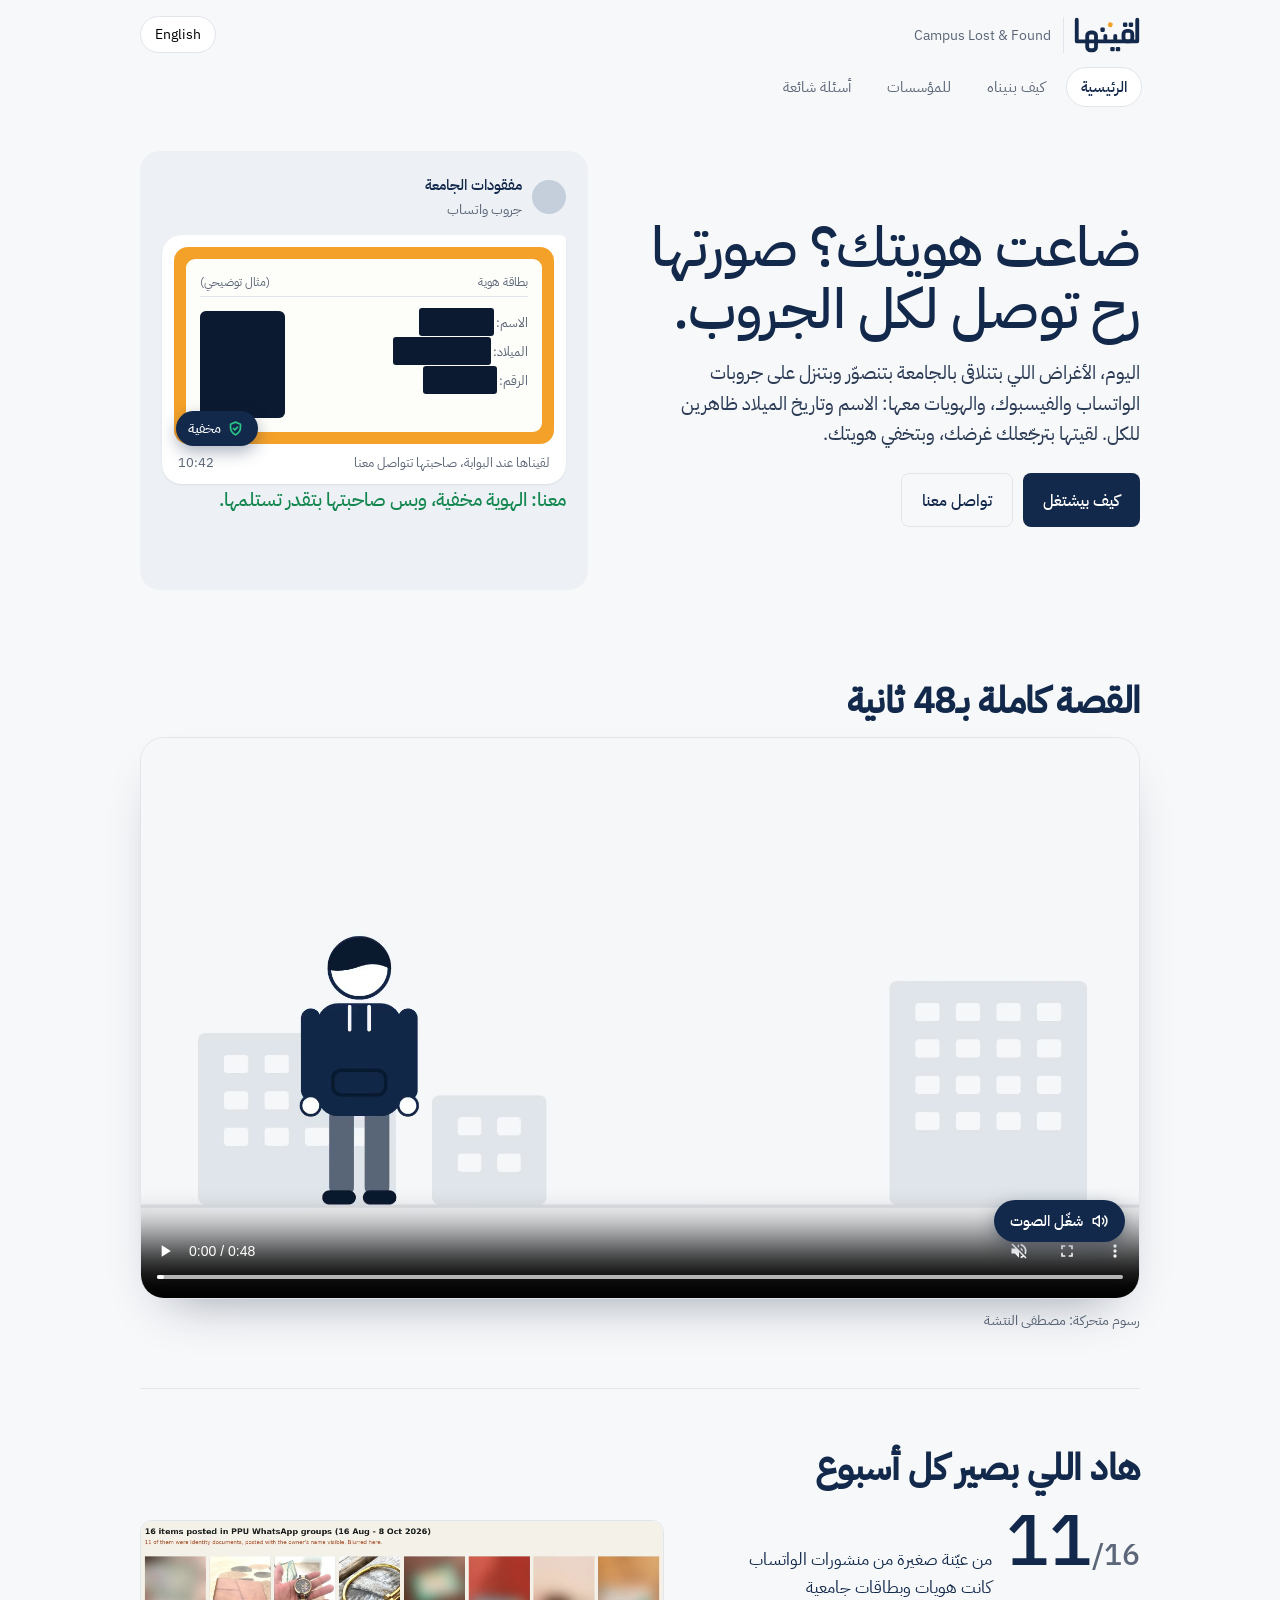
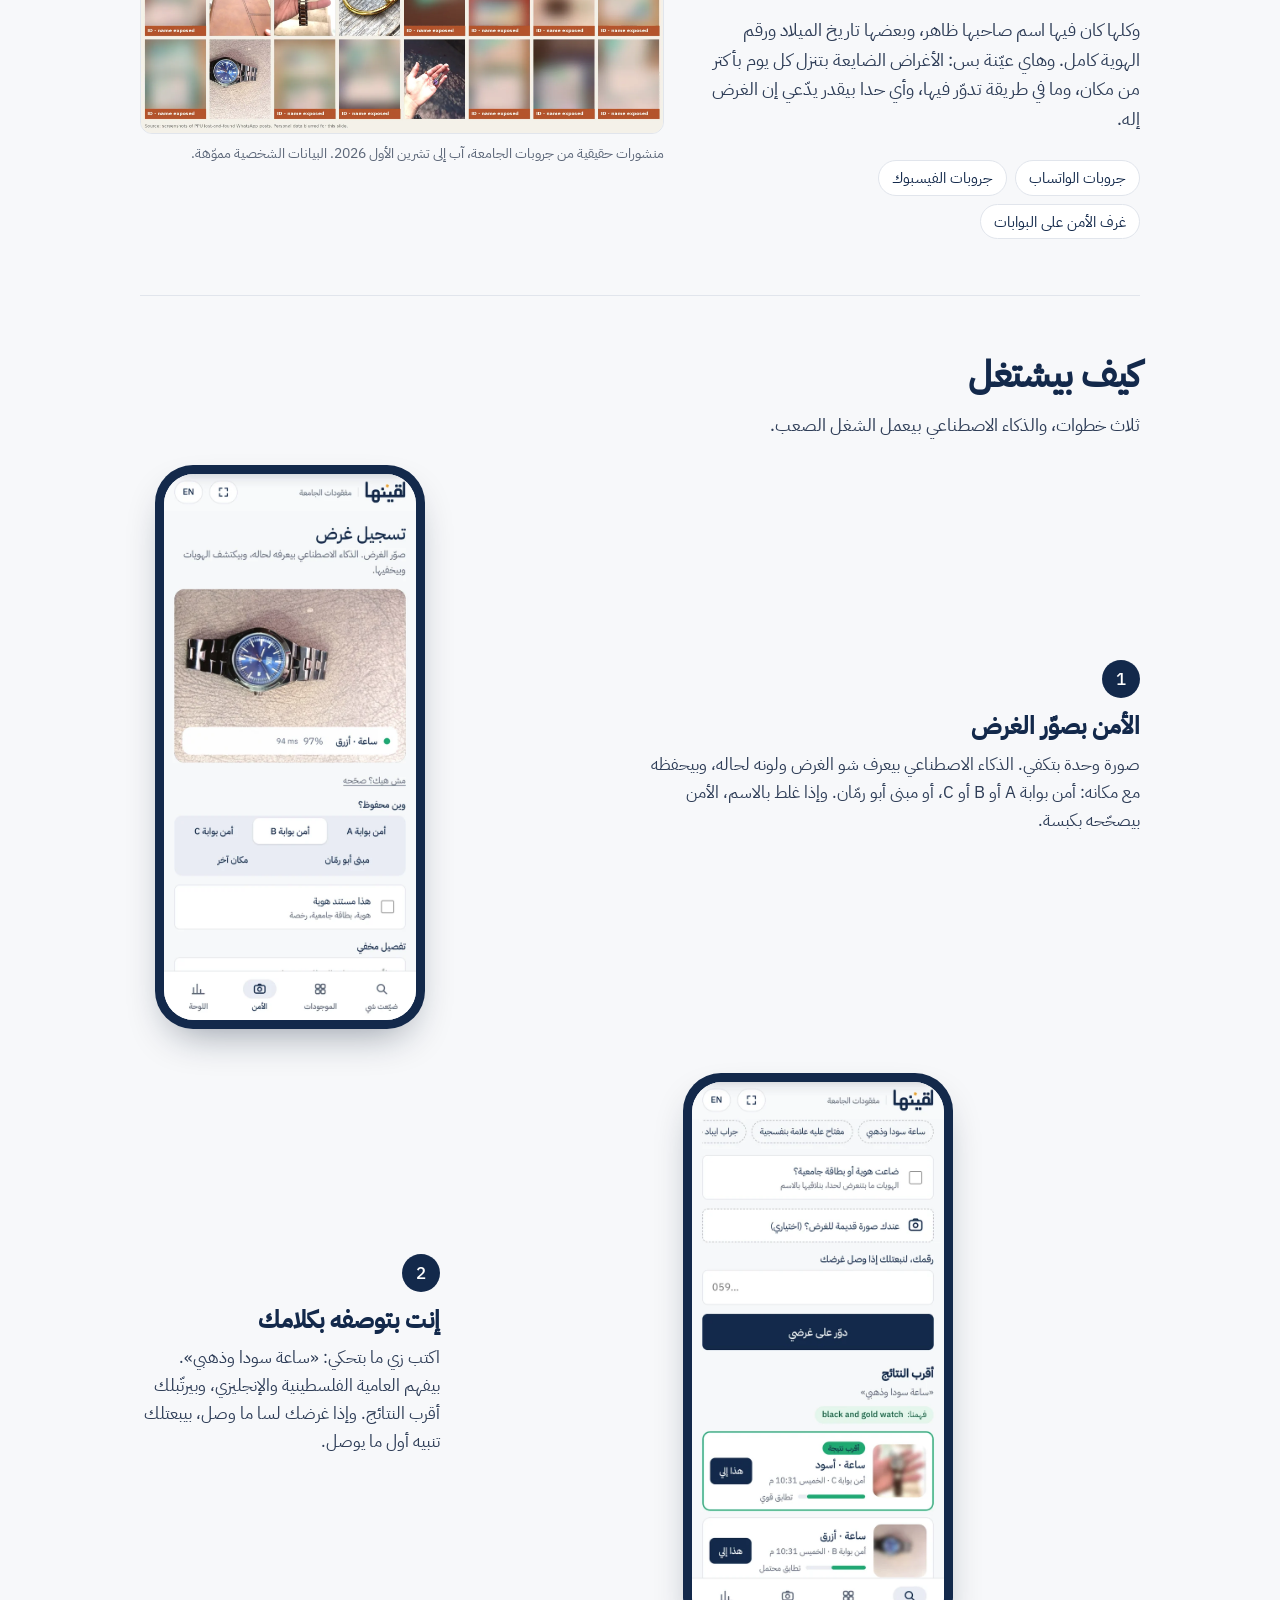
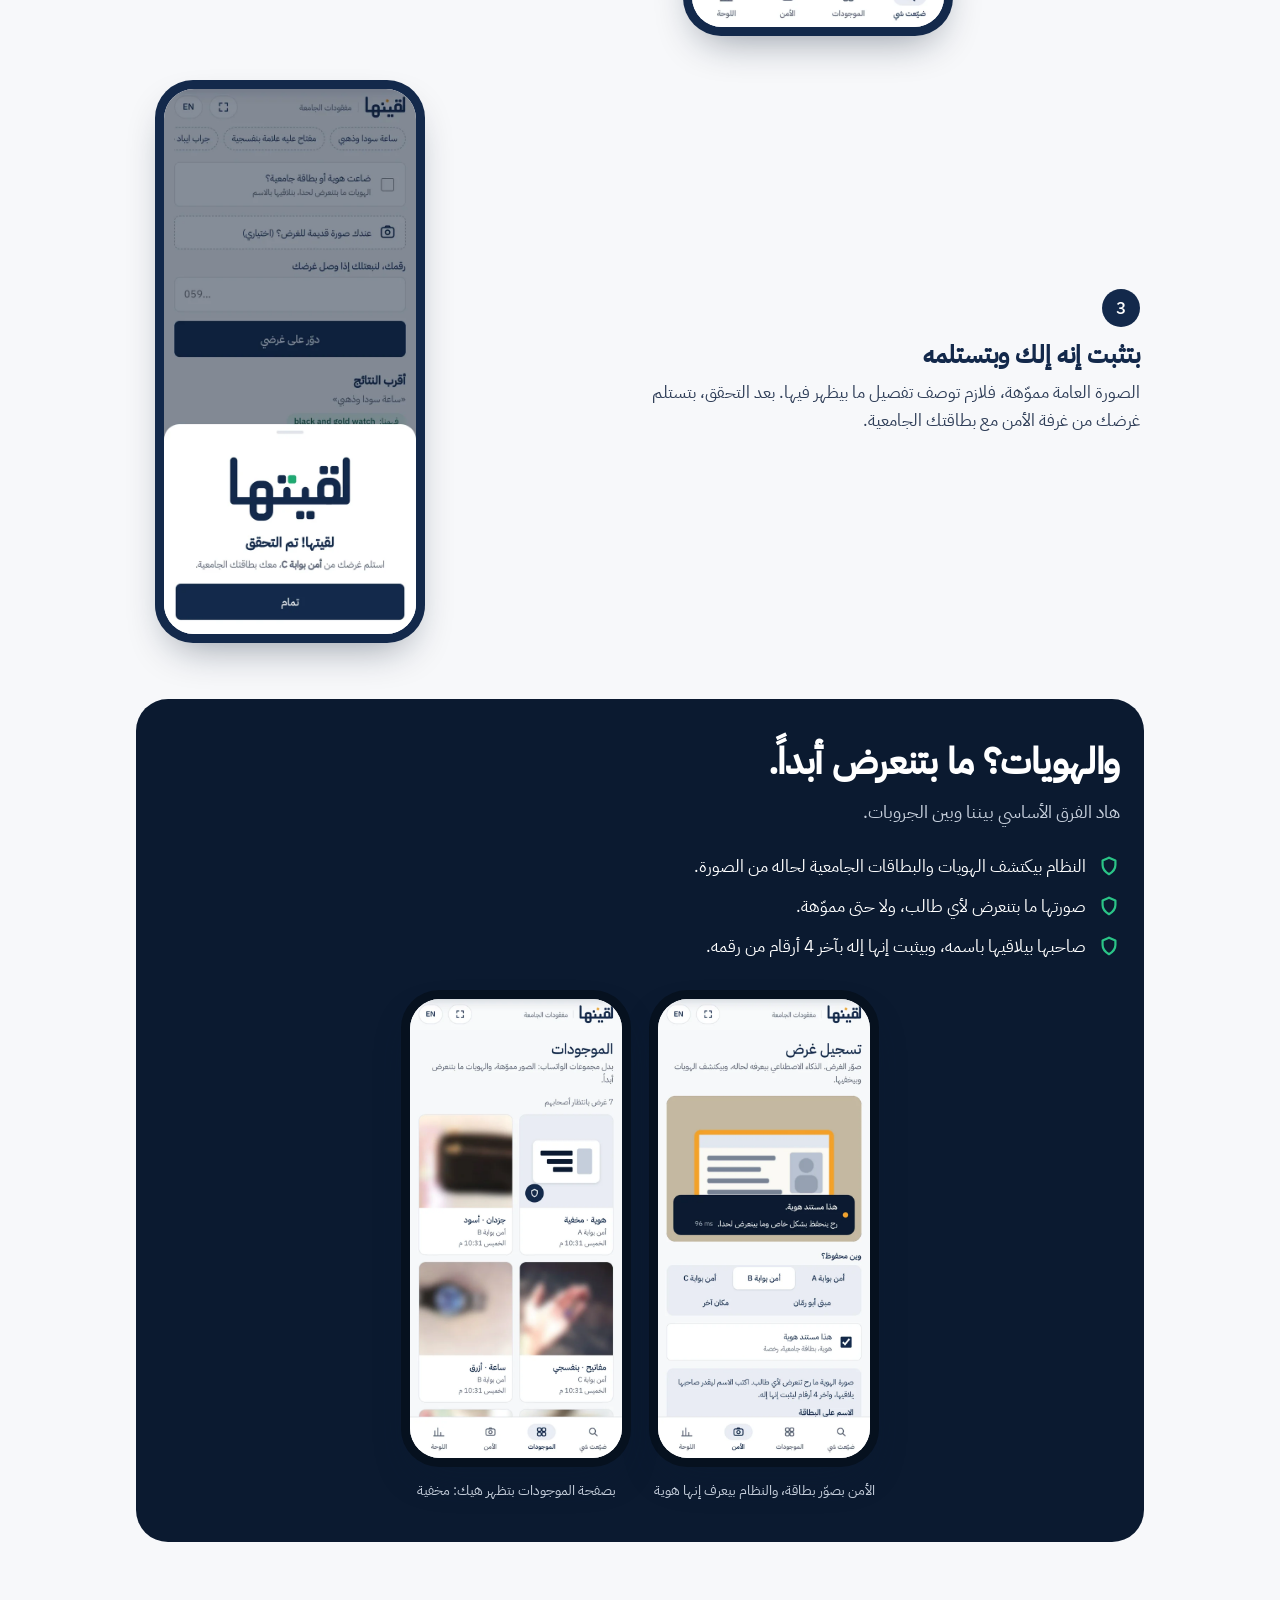
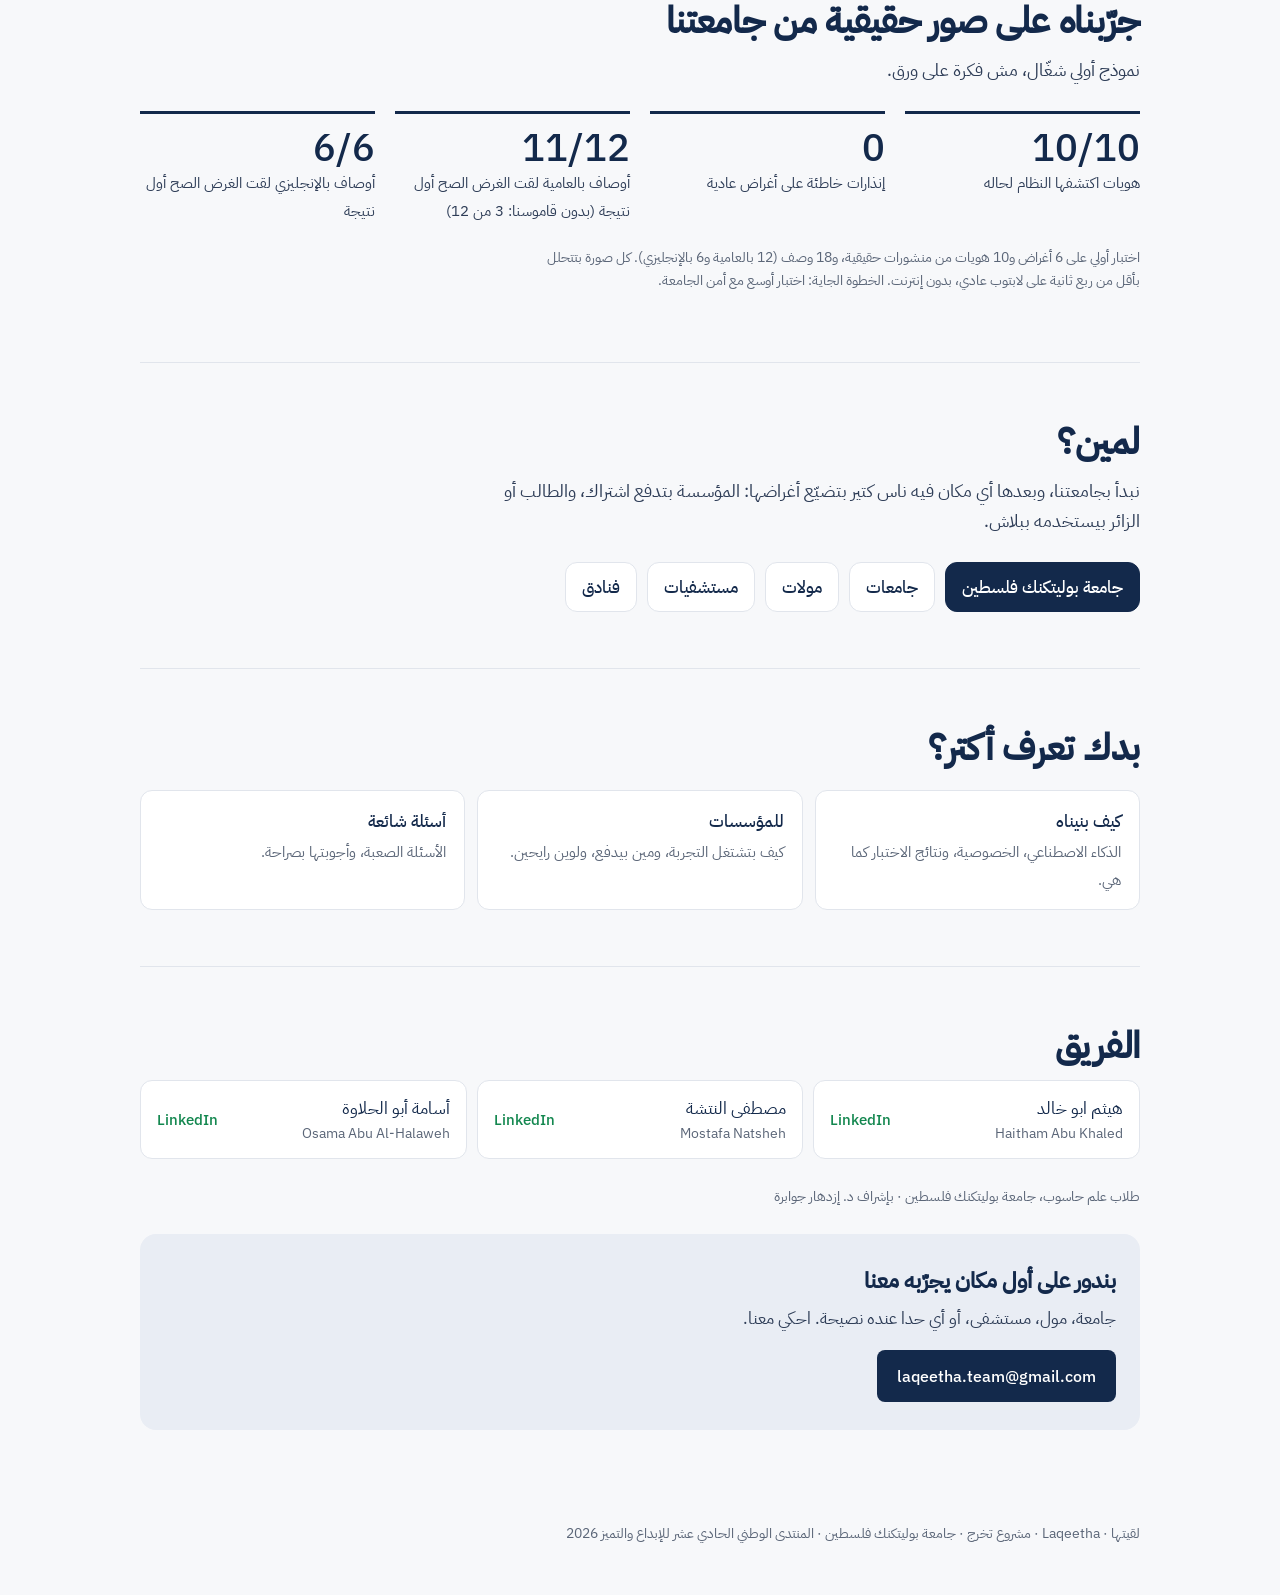
<file: index.html>
<!doctype html>
<html lang="ar" dir="rtl">
<head>
<meta charset="utf-8">
<meta name="viewport" content="width=device-width, initial-scale=1, viewport-fit=cover">
<title>لقيتها · Laqeetha</title>
<meta name="description" content="Laqeetha (لقيتها): AI lost-and-found for universities. Describe what you lost in your own words; ID cards are never shown publicly. Palestine Polytechnic University.">
<meta property="og:title" content="لقيتها · Laqeetha — Campus Lost & Found">
<meta property="og:description" content="بيرجّع أغراضك، وبيخفي هويتك. · Gets your things back, keeps your ID private.">
<meta property="og:type" content="website">
<meta property="og:site_name" content="لقيتها · Laqeetha">
<meta property="og:url" content="https://haithamak24.github.io/laqeetha/">
<meta property="og:image" content="https://haithamak24.github.io/laqeetha/assets/img/og-image.png">
<meta property="og:image:width" content="1200">
<meta property="og:image:height" content="630">
<meta property="og:image:alt" content="لقيتها: بيرجّعلك غرضك، وبيخفي هويتك. Gets your things back. Keeps your ID private.">
<meta name="twitter:card" content="summary_large_image">
<meta name="theme-color" content="#F7F8FA">
<link rel="icon" href="assets/icons/favicon.png">
<link rel="apple-touch-icon" href="assets/icons/apple-touch-icon.png">
<link rel="stylesheet" href="assets/css/motion.css">
<script src="assets/js/motion.js" defer></script>
<style>
@font-face{font-family:"Plex";font-weight:400;font-display:swap;src:url(assets/fonts/ibm-plex-sans-latin-400-normal.woff2) format("woff2")}
@font-face{font-family:"Plex";font-weight:500;font-display:swap;src:url(assets/fonts/ibm-plex-sans-latin-500-normal.woff2) format("woff2")}
@font-face{font-family:"Plex";font-weight:400;font-display:swap;src:url(assets/fonts/ibm-plex-sans-arabic-arabic-400-normal.woff2) format("woff2");unicode-range:U+0600-06FF,U+0750-077F,U+0870-08FF,U+200C-200E,U+FB50-FDFF,U+FE70-FEFC}
@font-face{font-family:"Plex";font-weight:500;font-display:swap;src:url(assets/fonts/ibm-plex-sans-arabic-arabic-500-normal.woff2) format("woff2");unicode-range:U+0600-06FF,U+0750-077F,U+0870-08FF,U+200C-200E,U+FB50-FDFF,U+FE70-FEFC}
:root{
  /* Laqeetha brand (Mostafa's identity): navy = trust, amber = the lost item, green = found/returned */
  --navy:#13294B; --ink:#13294B; --deep:#0B1A30; --tint:#E9EDF4; --paper:#F7F8FA; --card:#FFFFFF;
  --line:#E1E5EC; --muted:#5B6678; --amber:#F4A12A; --green:#1FA971; --green-bright:#2BC487; --green-text:#13874F;
  --redact:#0B1A30; --holder:#F4A12A; --body:#2E3D57;
}
*{box-sizing:border-box}
html{scroll-behavior:smooth}
body{margin:0;background:var(--paper);color:var(--ink);font:17px/1.65 "Plex",system-ui,sans-serif;-webkit-text-size-adjust:100%}
a{color:inherit}
:focus-visible{outline:3px solid var(--navy);outline-offset:3px;border-radius:4px}
.wrap{max-width:1040px;margin:0 auto;padding:0 20px}
.narrow{max-width:680px}

/* top */
.top{display:flex;align-items:center;gap:10px;padding:16px 0}
.top img{height:36px;width:auto}
.top .name{flex:1;font-size:13.5px;color:var(--muted);unicode-bidi:isolate;border-inline-start:1px solid var(--line);padding-inline-start:12px;line-height:36px}
.lang{border:1px solid var(--line);background:var(--card);border-radius:999px;padding:6px 14px;font:inherit;font-size:14px;cursor:pointer}
.top{padding-bottom:8px}
.nav{display:flex;gap:6px;overflow-x:auto;padding:6px 0 4px;scrollbar-width:none;margin:0 -2px}
.nav::-webkit-scrollbar{display:none}
.nav a{flex:none;text-decoration:none;font-size:14.5px;padding:7px 14px;border-radius:999px;color:var(--muted);border:1px solid transparent}
.nav a:hover{color:var(--ink);background:var(--tint)}
.nav a[aria-current=page]{color:var(--ink);background:var(--card);border-color:var(--line);font-weight:500}
.more{display:grid;gap:12px;margin-top:22px}
@media(min-width:800px){.more{grid-template-columns:repeat(3,1fr)}}
.more a{display:block;text-decoration:none;background:var(--card);border:1px solid var(--line);border-radius:12px;padding:16px 18px}
.more a b{display:block;font-weight:500;margin-bottom:2px}
.more a span{font-size:14.5px;color:var(--muted)}
.more a:hover{border-color:var(--navy)}

/* hero */
.hero{display:grid;gap:28px;padding:18px 0 56px;align-items:center}
@media(min-width:900px){.hero{grid-template-columns:1.05fr .95fr;gap:56px;padding:40px 0 80px}}
h1{font-size:clamp(34px,8vw,56px);line-height:1.12;margin:0 0 18px;font-weight:500;letter-spacing:-.5px;text-wrap:balance}
.hero p{font-size:18.5px;color:var(--body);margin:0 0 24px;max-width:34em}
.cta{display:flex;gap:10px;flex-wrap:wrap}
.btn{display:inline-flex;align-items:center;gap:8px;background:var(--navy);color:#fff;text-decoration:none;font-weight:500;padding:13px 20px;border-radius:8px;font-size:16px}
.btn.ghost{background:transparent;color:var(--ink);border:1.5px solid var(--line)}

/* the post: exposed, then redacted */
.post{background:#EDF0F5;border-radius:20px;padding:22px;position:relative}
.group{display:flex;align-items:center;gap:10px;margin-bottom:14px;font-size:14px;color:var(--muted)}
.group i{width:34px;height:34px;border-radius:50%;background:#C5CEDB;display:block}
.group b{display:block;color:var(--ink);font-weight:500;font-size:15px}
.bubble{background:var(--card);border-radius:20px;border-start-start-radius:6px;padding:12px;box-shadow:0 1px 2px rgba(11,26,48,.08);max-width:440px}
.holder{background:var(--holder);border-radius:14px;padding:12px}
.idcard{background:#FDFDF9;border-radius:9px;padding:14px;display:grid;grid-template-columns:1fr 26%;gap:14px;font-size:14.5px;line-height:1.5;position:relative}
[dir=ltr] .idcard{grid-template-columns:26% 1fr}
[dir=ltr] .idcard .photo{order:-1}
[dir=ltr] .idcard .hd{order:-2}
.idcard .hd{grid-column:1/-1;display:flex;justify-content:space-between;font-size:11.5px;color:#5B6678;border-bottom:1px solid #E1E5EC;padding-bottom:6px}
.fields{display:flex;flex-direction:column;gap:7px}
.fields div{display:flex;gap:6px;align-items:baseline;white-space:nowrap}
.fields small{color:#5B6678;font-size:12.5px}
.fields .v{position:relative;font-weight:500;padding:0 3px}
.fields .v::before{content:"";position:absolute;inset:-1px -2px;background:var(--amber);border-radius:3px;z-index:0;transform-origin:inline-start;animation:mark .5s .5s both}
.fields .v::after{content:"";position:absolute;inset:-3px -4px;background:var(--redact);border-radius:3px;z-index:2;transform:scaleX(0);transform-origin:right;animation:redact .45s both}
[dir=ltr] .fields .v::after{transform-origin:left}
.fields div:nth-child(1) .v::after{animation-delay:2.4s}
.fields div:nth-child(2) .v::after{animation-delay:2.6s}
.fields div:nth-child(3) .v::after{animation-delay:2.8s}
.fields .v span{position:relative;z-index:1}
.photo{background:linear-gradient(#C5CEDB,#AEB9C9);border-radius:6px;aspect-ratio:.8;position:relative;overflow:hidden}
.photo::after{content:"";position:absolute;inset:0;background:var(--redact);transform:scaleY(0);transform-origin:top;animation:redactY .45s 3s both}
.stamp{position:absolute;inset-inline-end:-10px;bottom:-14px;background:var(--navy);color:#fff;border-radius:999px;padding:7px 14px 7px 12px;display:flex;align-items:center;gap:6px;font-weight:500;font-size:14px;box-shadow:0 6px 16px rgba(19,41,75,.35);animation:stamp .35s 3.4s both}
.stamp svg{width:17px;height:17px;color:var(--green-bright)}
.meta{font-size:12.5px;color:#5B6678;margin:8px 4px 0;display:flex;justify-content:space-between;gap:12px}
.meta span:last-child{flex:none}
.caption{margin:22px 4px 0;font-size:15px;min-height:3.2em;position:relative}
.caption span{position:absolute;inset:0;transition:opacity .4s}
.caption .before{animation:hide .3s 3.4s both}
.caption .after{opacity:0;animation:show .4s 3.5s both;color:var(--green-text);font-weight:500}
@keyframes mark{from{transform:scaleX(0)}to{transform:scaleX(1)}}
@keyframes redact{to{transform:scaleX(1)}}
@keyframes redactY{to{transform:scaleY(1)}}
@keyframes stamp{from{opacity:0;transform:scale(1.4) rotate(-8deg)}to{opacity:1;transform:none}}
@keyframes hide{to{opacity:0}}
@keyframes show{to{opacity:1}}
@media (prefers-reduced-motion:reduce){
  .fields .v::before,.fields .v::after,.photo::after,.stamp,.caption .before,.caption .after{animation-duration:.01s!important;animation-delay:0s!important}
}

/* sections */
section{padding:56px 0;border-top:1px solid var(--line)}
h2{font-size:clamp(26px,5.5vw,36px);line-height:1.2;margin:0 0 14px;letter-spacing:-.3px;text-wrap:balance}
.lead{font-size:18px;color:var(--body);margin:0 0 26px;max-width:36em}

.problem{display:grid;gap:28px;align-items:center}
@media(min-width:900px){.problem{grid-template-columns:.9fr 1.1fr;gap:48px}}
.count{display:flex;align-items:baseline;gap:14px;margin:0 0 14px}
.count b{font-size:72px;line-height:1;font-weight:500;color:var(--ink)}
.count b small{font-size:30px;color:var(--muted);font-weight:500}
.count span{font-size:17px;max-width:16em}
.evidence{width:100%;border-radius:12px;display:block;border:1px solid var(--line)}
.cap{font-size:13.5px;color:var(--muted);margin-top:8px}
.channels{display:flex;flex-wrap:wrap;gap:8px;margin-top:16px}
.channels span{background:var(--card);border:1px solid var(--line);border-radius:999px;padding:5px 13px;font-size:14.5px}

/* steps with phone screens */
.steps{display:grid;gap:44px;margin-top:10px}
.step{display:grid;gap:22px;align-items:center}
@media(min-width:800px){.step{grid-template-columns:1fr 300px;gap:56px}.step:nth-child(even) .phone{order:-1}}
.step .n{display:inline-grid;place-items:center;width:38px;height:38px;border-radius:50%;background:var(--navy);color:#fff;font-weight:500;margin-bottom:12px}
.step h3{font-size:24px;line-height:1.3;margin:0 0 8px}
.step p{margin:0;color:var(--body);max-width:30em}
.phone{width:min(270px,78vw);margin:0 auto;border-radius:38px;padding:9px;background:var(--ink);box-shadow:0 18px 40px -16px rgba(11,26,48,.45)}
.phone img{display:block;width:100%;border-radius:30px;aspect-ratio:390/844;object-fit:cover;object-position:top;background:#fff}

/* privacy band */
.privacy + section{border-top:0}
.privacy{background:var(--deep);color:#fff;border-radius:32px;padding:40px 24px;margin:0 -4px;border:0}
.privacy h2{color:#fff}
.privacy .lead{color:#C5CEDB}
.pair{display:flex;gap:18px;justify-content:center;flex-wrap:wrap;margin-top:8px}
.pair .phone{background:#06111F;width:min(230px,42vw)}
.pair figure{margin:0;text-align:center}
.pair figcaption{font-size:14px;color:#C5CEDB;margin-top:12px;max-width:16em;margin-inline:auto}
.rules{display:grid;gap:12px;margin:0 0 30px;padding:0;list-style:none;max-width:40em}
.rules li{display:flex;gap:12px;align-items:flex-start}
.rules svg{flex:none;width:22px;height:22px;color:var(--green-bright);margin-top:3px}

/* proof */
.proof{display:grid;grid-template-columns:repeat(2,1fr);gap:24px 20px;margin-top:6px}
@media(min-width:800px){.proof{grid-template-columns:repeat(4,1fr)}}
.proof div{border-top:3px solid var(--navy);padding-top:12px}
.proof b{display:block;font-size:38px;line-height:1.1;font-weight:500}
.proof span{font-size:15px;color:var(--body)}
.small{font-size:14px;color:var(--muted);margin-top:22px;max-width:44em}

.places{display:flex;flex-wrap:wrap;gap:10px;margin-top:6px}
.places span{border:1.5px solid var(--line);border-radius:12px;padding:10px 16px;background:var(--card);font-weight:500}
.places span.now{background:var(--navy);color:#fff;border-color:var(--navy)}

.team{display:grid;gap:10px;margin:6px 0 26px}
@media(min-width:900px){.team{grid-template-columns:repeat(3,1fr)}}
.person{display:flex;justify-content:space-between;align-items:center;background:var(--card);border:1px solid var(--line);border-radius:12px;padding:13px 16px}
.person small{display:block;color:var(--muted);font-size:13.5px}
.person a{color:var(--green-text);font-weight:500;font-size:14.5px;text-decoration:none}
.ask{background:var(--tint);border-radius:16px;padding:28px 24px}
.ask h3{font-size:22px;margin:0 0 6px}
.ask p{margin:0 0 18px;color:var(--body)}
footer{padding:36px 0 50px;color:var(--muted);font-size:13.5px}

/* the explainer film */
.film{padding-top:8px;border-top:0}
.film .video{position:relative;border-radius:24px;overflow:hidden;background:#F5F6FA;box-shadow:0 24px 50px -28px rgba(11,26,48,.45);border:1px solid var(--line);aspect-ratio:16/9}
.film video{display:block;width:100%;height:100%;object-fit:cover}
.sound{position:absolute;inset-inline-start:14px;bottom:56px;display:inline-flex;align-items:center;gap:8px;background:var(--navy);color:#fff;border:0;border-radius:999px;padding:9px 16px;font:inherit;font-size:14.5px;font-weight:500;cursor:pointer;box-shadow:0 6px 18px rgba(11,26,48,.35);transition:transform .15s}
.sound:active{transform:scale(.96)}
.sound svg{width:18px;height:18px}
.film figcaption{font-size:13.5px;color:var(--muted);margin-top:10px}
.film h2{margin-bottom:16px}
</style>
</head>
<body>
<div class="wrap">
  <header class="top">
    <img src="assets/img/mark-navy.svg" alt="لقيتها · Laqeetha">
    <div class="name">Campus Lost &amp; Found</div>
    <button class="lang" id="langBtn">English</button>
  </header>
  <nav class="nav"><a href="index.html" aria-current="page" data-t="nav_home"></a><a href="tech.html" data-t="nav_tech"></a><a href="institutions.html" data-t="nav_inst"></a><a href="faq.html" data-t="nav_faq"></a></nav>

  <div class="hero">
    <div>
      <h1 data-t="h1"></h1>
      <p data-t="hero_p"></p>
      <div class="cta"><a class="btn" href="#how" data-t="cta_how"></a><a class="btn ghost" href="#contact" data-t="cta_contact"></a></div>
    </div>
    <div class="post" aria-label="">
      <div class="group"><i></i><div><b data-t="group_name"></b><span data-t="group_sub"></span></div></div>
      <div class="bubble">
        <div class="holder">
          <div class="idcard">
            <div class="hd"><span data-t="card_hd1"></span><span data-t="card_hd2"></span></div>
            <div class="fields">
              <div><small data-t="f_name"></small><span class="v"><span data-t="v_name"></span></span></div>
              <div><small data-t="f_dob"></small><span class="v"><span>14/03/2005</span></span></div>
              <div><small data-t="f_no"></small><span class="v"><span>4•••••••7</span></span></div>
            </div>
            <div class="photo"></div>
            <div class="stamp"><svg viewBox="0 0 24 24" fill="none" stroke="currentColor" stroke-width="2.4" stroke-linecap="round" stroke-linejoin="round"><path d="M12 3l7 3v5c0 5-3.5 8-7 10-3.5-2-7-5-7-10V6z"/><path d="M9 12l2 2 4-4"/></svg><span data-t="stamp"></span></div>
          </div>
        </div>
        <div class="meta"><span data-t="post_txt"></span><span>10:42</span></div>
      </div>
      <p class="caption"><span class="before" data-t="cap_before"></span><span class="after" data-t="cap_after"></span></p>
    </div>
  </div>

  <section class="film" id="film">
    <h2 data-t="film_h"></h2>
    <figure style="margin:0">
      <div class="video">
        <video id="filmVid" poster="assets/img/film-poster.webp" muted playsinline loop controls preload="metadata" data-ta="film_alt"><source src="assets/video/laqeetha-explainer.mp4" type="video/mp4"><source src="assets/video/laqeetha-explainer.webm" type="video/webm"></video>
        <button class="sound" id="soundBtn" type="button"><svg viewBox="0 0 24 24" fill="none" stroke="currentColor" stroke-width="2" stroke-linecap="round" stroke-linejoin="round"><path d="M11 5L6 9H3v6h3l5 4z"/><path d="M15.5 8.5a5 5 0 0 1 0 7M18.5 5.5a9 9 0 0 1 0 13"/></svg><span data-t="film_sound"></span></button>
      </div>
      <figcaption data-t="film_cap"></figcaption>
    </figure>
  </section>

  <section>
    <div class="problem">
      <div>
        <h2 data-t="p_h"></h2>
        <div class="count"><b>11<small>/16</small></b><span data-t="p_count"></span></div>
        <p class="lead" data-t="p_lead"></p>
        <div class="channels"><span data-t="ch1"></span><span data-t="ch2"></span><span data-t="ch3"></span></div>
      </div>
      <div>
        <img class="evidence" src="assets/img/evidence.webp" alt="" data-ta="ev_alt" loading="lazy">
        <div class="cap" data-t="ev_cap"></div>
      </div>
    </div>
  </section>

  <section id="how">
    <h2 data-t="how_h"></h2>
    <p class="lead" data-t="how_lead"></p>
    <div class="steps">
      <div class="step"><div><span class="n">1</span><h3 data-t="s1_h"></h3><p data-t="s1_p"></p></div><div class="phone"><img data-src="tag" alt=""></div></div>
      <div class="step"><div><span class="n">2</span><h3 data-t="s2_h"></h3><p data-t="s2_p"></p></div><div class="phone"><img data-src="search" alt=""></div></div>
      <div class="step"><div><span class="n">3</span><h3 data-t="s3_h"></h3><p data-t="s3_p"></p></div><div class="phone"><img data-src="verified" alt=""></div></div>
    </div>
  </section>

  <section class="privacy">
    <h2 data-t="pv_h"></h2>
    <p class="lead" data-t="pv_lead"></p>
    <ul class="rules">
      <li><svg viewBox="0 0 24 24" fill="none" stroke="currentColor" stroke-width="2.4" stroke-linecap="round" stroke-linejoin="round"><path d="M12 3l7 3v5c0 5-3.5 8-7 10-3.5-2-7-5-7-10V6z"/></svg><span data-t="r1"></span></li>
      <li><svg viewBox="0 0 24 24" fill="none" stroke="currentColor" stroke-width="2.4" stroke-linecap="round" stroke-linejoin="round"><path d="M12 3l7 3v5c0 5-3.5 8-7 10-3.5-2-7-5-7-10V6z"/></svg><span data-t="r2"></span></li>
      <li><svg viewBox="0 0 24 24" fill="none" stroke="currentColor" stroke-width="2.4" stroke-linecap="round" stroke-linejoin="round"><path d="M12 3l7 3v5c0 5-3.5 8-7 10-3.5-2-7-5-7-10V6z"/></svg><span data-t="r3"></span></li>
    </ul>
    <div class="pair">
      <figure><div class="phone"><img data-src="id" alt=""></div><figcaption data-t="f_id"></figcaption></figure>
      <figure><div class="phone"><img data-src="feed" alt=""></div><figcaption data-t="f_feed"></figcaption></figure>
    </div>
  </section>

  <section>
    <h2 data-t="t_h"></h2>
    <p class="lead" data-t="t_lead"></p>
    <div class="proof">
      <div><b>10/10</b><span data-t="m1"></span></div>
      <div><b>0</b><span data-t="m2"></span></div>
      <div><b>12/12</b><span data-t="m3"></span></div>
      <div><b>6/6</b><span data-t="m4"></span></div>
    </div>
    <p class="small" data-t="t_note"></p>
  </section>

  <section>
    <h2 data-t="w_h"></h2>
    <p class="lead" data-t="w_lead"></p>
    <div class="places"><span class="now" data-t="pl0"></span><span data-t="pl1"></span><span data-t="pl2"></span><span data-t="pl3"></span><span data-t="pl4"></span></div>
  </section>

  <section>
    <h2 data-t="more_h"></h2>
    <div class="more">
      <a href="tech.html"><b data-t="more1"></b><span data-t="more1p"></span></a>
      <a href="institutions.html"><b data-t="more2"></b><span data-t="more2p"></span></a>
      <a href="faq.html"><b data-t="more3"></b><span data-t="more3p"></span></a>
    </div>
  </section>

  <section id="contact">
    <h2 data-t="team_h"></h2>
    <div class="team">
      <div class="person"><div><span data-t="n_haitham"></span><small>Haitham Abu Khaled</small></div><a href="https://linkedin.com/in/haitham-abu-khaled" target="_blank" rel="noopener">LinkedIn</a></div>
      <div class="person"><div><span data-t="n_mustafa"></span><small>Mostafa Natsheh</small></div><a href="https://www.linkedin.com/in/mostafa-natsheh/" target="_blank" rel="noopener">LinkedIn</a></div>
      <div class="person"><div><span data-t="n_osama"></span><small>Osama Abu Al-Halaweh</small></div><a href="https://www.linkedin.com/in/osama-abu-al-halaweh-30670b30a/" target="_blank" rel="noopener">LinkedIn</a></div>
    </div>
    <p class="small" style="margin:0 0 26px" data-t="sup"></p>
    <div class="ask">
      <h3 data-t="ask_h"></h3>
      <p data-t="ask_p"></p>
      <a class="btn" href="mailto:laqeetha.team@gmail.com">laqeetha.team@gmail.com</a>
    </div>
  </section>

  <footer data-t="foot"></footer>
</div>

<script>
const T = {
 ar:{
  h1:"ضاعت هويتك؟ صورتها رح توصل لكل الجروب.",
  hero_p:"اليوم، الأغراض اللي بتنلاقى بالجامعة بتنصوّر وبتنزل على جروبات الواتساب والفيسبوك، والهويات معها: الاسم وتاريخ الميلاد ظاهرين للكل. لقيتها بترجّعلك غرضك، وبتخفي هويتك.",
  cta_how:"كيف بيشتغل",cta_contact:"تواصل معنا",
  film_h:"القصة كاملة بـ48 ثانية",film_sound:"شغّل الصوت",film_cap:"رسوم متحركة: مصطفى النتشة",film_alt:"فيديو قصير: طالب بيضيّع جزدانه، الذكاء الاصطناعي بيطابقه، وبيرجعله. والهويات بتضل مخفية.",
  group_name:"مفقودات الجامعة",group_sub:"جروب واتساب",card_hd1:"بطاقة هوية",card_hd2:"(مثال توضيحي)",
  f_name:"الاسم:",v_name:"سارة خليل",f_dob:"الميلاد:",f_no:"الرقم:",stamp:"مخفية",post_txt:"لقيناها عند البوابة، صاحبتها تتواصل معنا",
  cap_before:"اليوم: الاسم وتاريخ الميلاد ورقم الهوية منشورين لكل الجروب.",cap_after:"معنا: الهوية مخفية، وبس صاحبتها بتقدر تستلمها.",
  p_h:"هاد اللي بصير كل أسبوع",p_count:"من عيّنة صغيرة من منشورات الواتساب كانت هويات وبطاقات جامعية",
  p_lead:"وكلها كان فيها اسم صاحبها ظاهر، وبعضها تاريخ الميلاد ورقم الهوية كامل. وهاي عيّنة بس: الأغراض الضايعة بتنزل كل يوم بأكتر من مكان، وما في طريقة تدوّر فيها، وأي حدا بيقدر يدّعي إن الغرض إله.",
  ch1:"جروبات الواتساب",ch2:"جروبات الفيسبوك",ch3:"غرف الأمن على البوابات",
  ev_alt:"16 منشور حقيقي من جروبات الواتساب، الهويات مموّهة",ev_cap:"منشورات حقيقية من جروبات الجامعة، آب إلى تشرين الأول 2026. البيانات الشخصية مموّهة.",
  how_h:"كيف بيشتغل",how_lead:"ثلاث خطوات، والذكاء الاصطناعي بيعمل الشغل الصعب.",
  s1_h:"الأمن بصوّر الغرض",s1_p:"صورة وحدة بتكفي. الذكاء الاصطناعي بيعرف شو الغرض ولونه لحاله، وبيحفظه مع مكانه: أمن بوابة A أو B أو C، أو مبنى أبو رمّان. وإذا غلط بالاسم، الأمن بيصحّحه بكبسة.",
  s2_h:"إنت بتوصفه بكلامك",s2_p:"اكتب زي ما بتحكي: «ساعة سودا وذهبي». بيفهم العامية الفلسطينية والإنجليزي، وبيرتّبلك أقرب النتائج. وإذا غرضك لسا ما وصل، بيبعتلك تنبيه أول ما يوصل.",
  s3_h:"بتثبت إنه إلك وبتستلمه",s3_p:"الصورة العامة مموّهة، فلازم توصف تفصيل ما بيظهر فيها. بعد التحقق، بتستلم غرضك من غرفة الأمن مع بطاقتك الجامعية.",
  pv_h:"والهويات؟ ما بتنعرض أبداً.",pv_lead:"هاد الفرق الأساسي بيننا وبين الجروبات.",
  r1:"النظام بيكتشف الهويات والبطاقات الجامعية لحاله من الصورة.",r2:"صورتها ما بتنعرض لأي طالب، ولا حتى مموّهة.",r3:"صاحبها بيلاقيها باسمه، وبيثبت إنها إله بآخر 4 أرقام من رقمه.",
  f_id:"الأمن بصوّر بطاقة، والنظام بيعرف إنها هوية",f_feed:"بصفحة الموجودات بتظهر هيك: مخفية",
  t_h:"جرّبناه على صور حقيقية من جامعتنا",t_lead:"نموذج أولي شغّال، مش فكرة على ورق.",
  m1:"هويات اكتشفها النظام لحاله",m2:"إنذارات خاطئة على أغراض عادية",m3:"أوصاف بالعامية لقت الغرض الصح أول نتيجة (بدون قاموسنا: 3 من 12)",m4:"أوصاف بالإنجليزي لقت الغرض الصح أول نتيجة",
  t_note:"اختبار أولي على 6 أغراض و10 هويات من منشورات حقيقية، و18 وصف (12 بالعامية و6 بالإنجليزي). كل صورة بتتحلل بأقل من ربع ثانية على لابتوب عادي، بدون إنترنت. الخطوة الجاية: اختبار أوسع مع أمن الجامعة.",
  w_h:"لمين؟",w_lead:"نبدأ بجامعتنا، وبعدها أي مكان فيه ناس كتير بتضيّع أغراضها: المؤسسة بتدفع اشتراك، والطالب أو الزائر بيستخدمه ببلاش.",
  pl0:"جامعة بوليتكنك فلسطين",pl1:"جامعات",pl2:"مولات",pl3:"مستشفيات",pl4:"فنادق",
  team_h:"الفريق",n_haitham:"هيثم ابو خالد",n_mustafa:"مصطفى النتشة",n_osama:"أسامة أبو الحلاوة",
  sup:"طلاب علم حاسوب، جامعة بوليتكنك فلسطين · بإشراف د. إزدهار جوابرة",
  ask_h:"بندور على أول مكان يجرّبه معنا",ask_p:"جامعة، مول، مستشفى، أو أي حدا عنده نصيحة. احكي معنا.",
  foot:"لقيتها · Laqeetha · مشروع تخرج · جامعة بوليتكنك فلسطين · المنتدى الوطني الحادي عشر للإبداع والتميز 2026",
  nav_home:"الرئيسية",nav_tech:"كيف بنيناه",nav_inst:"للمؤسسات",nav_faq:"أسئلة شائعة",
  more_h:"بدك تعرف أكتر؟",more1:"كيف بنيناه",more1p:"الذكاء الاصطناعي، الخصوصية، ونتائج الاختبار كما هي.",
  more2:"للمؤسسات",more2p:"كيف بتشتغل التجربة، ومين بيدفع، ولوين رايحين.",more3:"أسئلة شائعة",more3p:"الأسئلة الصعبة، وأجوبتها بصراحة.",
  lang:"English"},
 en:{
  h1:"Lose your ID on campus, and the whole group sees it.",
  hero_p:"Today, items found on campus are photographed and posted in WhatsApp and Facebook groups, ID cards included, with names and birth dates in full view. Laqeetha gets your things back and keeps your ID private.",
  cta_how:"How it works",cta_contact:"Contact us",
  film_h:"The whole story in 48 seconds",film_sound:"Turn sound on",film_cap:"Animation: Mostafa Natsheh",film_alt:"Short film: a student loses a wallet, the AI matches it, and it goes back to him. ID cards stay hidden.",
  group_name:"University Lost & Found",group_sub:"WhatsApp group",card_hd1:"Identity card",card_hd2:"(illustration)",
  f_name:"Name:",v_name:"Sara Khalil",f_dob:"Born:",f_no:"No.:",stamp:"Hidden",post_txt:"Found at the gate, owner please contact us",
  cap_before:"Today: name, birth date and ID number posted to the whole group.",cap_after:"With us: the ID stays hidden, and only its owner can claim it.",
  p_h:"This happens every week",p_count:"of the posts in a small WhatsApp sample were ID or student cards",
  p_lead:"Every one showed the owner's name; some showed the birth date and the full ID number. And that's only a sample: lost items are posted daily in several places, there's no way to search them, and anyone can claim anything.",
  ch1:"WhatsApp groups",ch2:"Facebook groups",ch3:"Security rooms at the gates",
  ev_alt:"16 real posts from WhatsApp groups, IDs blurred",ev_cap:"Real posts from university groups, Aug to Oct 2026. Personal data blurred.",
  how_h:"How it works",how_lead:"Three steps. The AI does the hard part.",
  s1_h:"Security takes a photo",s1_p:"One photo is enough. The AI recognises what the item is and its colour, and stores it with where it's kept: Gate A, B or C security, or the Abu Romman Building. If it gets the name wrong, security fixes it with one tap.",
  s2_h:"You describe it in your own words",s2_p:"Type it the way you'd say it: \"black and gold watch\". It understands Palestinian Arabic and English and ranks the closest matches. If your item isn't there yet, you get an alert the moment it arrives.",
  s3_h:"Prove it's yours and pick it up",s3_p:"Public photos are blurred, so you describe a detail that isn't visible. Once verified, you collect it from the security room with your student card.",
  pv_h:"And ID cards? Never shown.",pv_lead:"This is the core difference from the groups.",
  r1:"The system detects ID and student cards from the photo by itself.",r2:"Their photo is never shown to any student, not even blurred.",r3:"The owner finds it by name and proves it's theirs with the last 4 digits of the number.",
  f_id:"Security photographs a card; the system knows it's an ID",f_feed:"In the found-items feed it appears like this: hidden",
  t_h:"Tested on real photos from our university",t_lead:"A working prototype, not an idea on paper.",
  m1:"ID cards detected automatically",m2:"false alarms on ordinary items",m3:"Palestinian-Arabic descriptions found the right item first (without our glossary: 3 of 12)",m4:"English descriptions found the right item first",
  t_note:"An early test on 6 items and 10 ID cards from real posts, with 18 descriptions (12 in Palestinian Arabic, 6 in English). Each photo takes under a quarter of a second on a normal laptop, offline. Next step: a larger test with campus security.",
  w_h:"Who it's for",w_lead:"We start with our university, then anywhere crowds lose things. The institution pays a subscription; students and visitors use it for free.",
  pl0:"Palestine Polytechnic University",pl1:"Universities",pl2:"Malls",pl3:"Hospitals",pl4:"Hotels",
  team_h:"The team",n_haitham:"هيثم ابو خالد",n_mustafa:"مصطفى النتشة",n_osama:"أسامة أبو الحلاوة",
  sup:"Computer Science students, Palestine Polytechnic University · Supervised by Dr. Ezdehar Jawabreh",
  ask_h:"We're looking for a first place to pilot it",ask_p:"A university, a mall, a hospital, or anyone with advice. Talk to us.",
  foot:"Laqeetha (لقيتها, \"I found it\") · Graduation project · Palestine Polytechnic University · 11th National Forum for Creativity and Excellence, 2026",
  nav_home:"Home",nav_tech:"How we built it",nav_inst:"For institutions",nav_faq:"FAQ",
  more_h:"Want to know more?",more1:"How we built it",more1p:"The AI, the privacy design, and our test results as they came out.",
  more2:"For institutions",more2p:"How a pilot works, who pays, and where we're going.",more3:"FAQ",more3p:"The hard questions, answered honestly.",
  lang:"عربي"}
};
let lang = new URLSearchParams(location.search).get("lang") || (()=>{try{return localStorage.getItem("site_lang")}catch(e){}})() || "ar";
function apply(){
  const d = T[lang];
  document.documentElement.lang = lang; document.documentElement.dir = lang === "ar" ? "rtl" : "ltr";
  document.querySelectorAll("[data-t]").forEach(e => e.textContent = d[e.dataset.t] ?? "");
  document.querySelectorAll("[data-ta]").forEach(e => e.tagName === "VIDEO" ? e.setAttribute("aria-label", d[e.dataset.ta] ?? "") : e.alt = d[e.dataset.ta] ?? "");
  document.querySelectorAll("img[data-src]").forEach(e => e.src = `assets/img/screens/${lang}-${e.dataset.src}.webp`);
  document.getElementById("langBtn").textContent = d.lang;
  document.querySelector(".post").setAttribute("aria-label", d.cap_after);
}
document.getElementById("langBtn").onclick = () => { lang = lang === "ar" ? "en" : "ar"; try{localStorage.setItem("site_lang",lang)}catch(e){} apply(); };
apply();
</script>
</body>
</html>
</file>
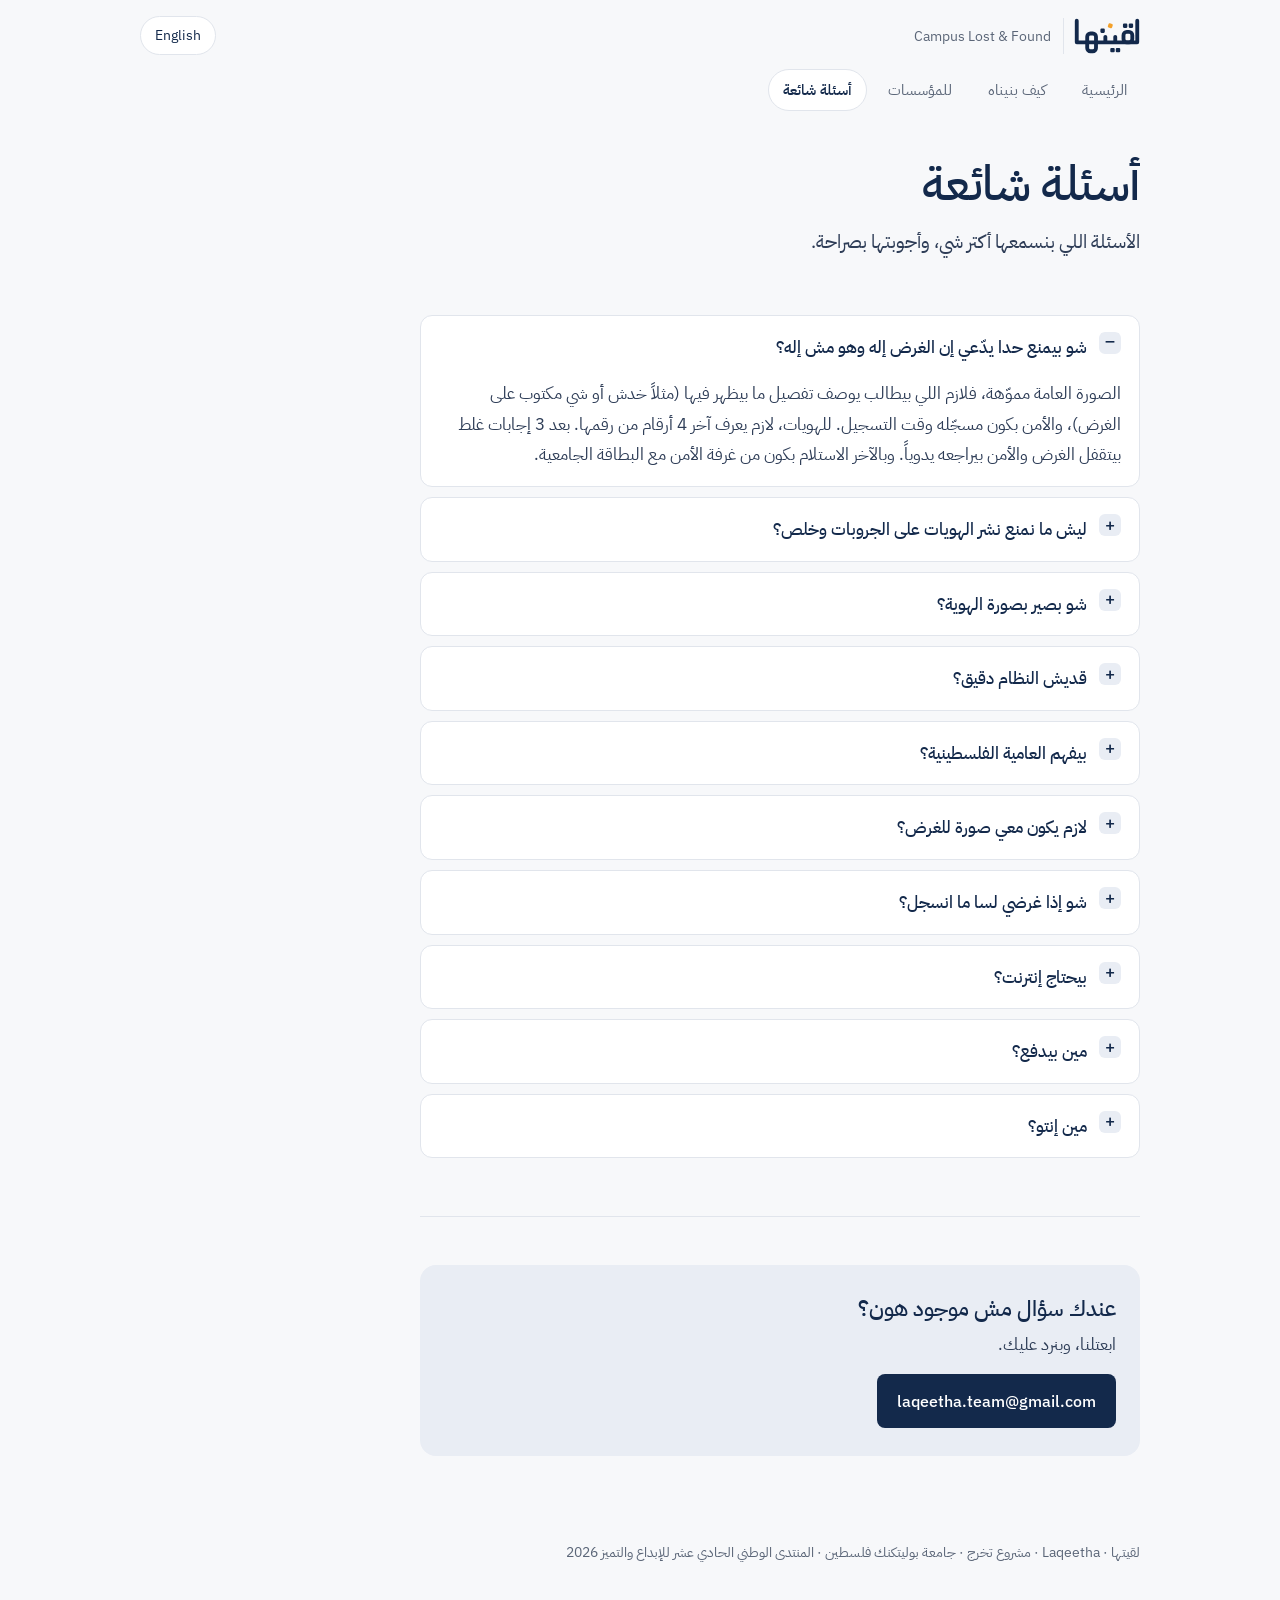
<file: faq.html>
<!doctype html>
<html lang="ar" dir="rtl">
<head>
<meta charset="utf-8">
<meta name="viewport" content="width=device-width, initial-scale=1, viewport-fit=cover">
<title>أسئلة شائعة · لقيتها</title>
<meta name="description" content="Honest answers about Laqeetha: false claims, privacy, accuracy, Arabic support, internet, cost and the team.">
<meta property="og:type" content="website">
<meta property="og:site_name" content="لقيتها · Laqeetha">
<meta property="og:title" content="أسئلة شائعة · لقيتها">
<meta property="og:description" content="Honest answers about Laqeetha: false claims, privacy, accuracy, Arabic support, internet, cost and the team.">
<meta property="og:url" content="https://haithamak24.github.io/laqeetha/faq.html">
<meta property="og:image" content="https://haithamak24.github.io/laqeetha/assets/img/og-image.png">
<meta property="og:image:width" content="1200">
<meta property="og:image:height" content="630">
<meta name="twitter:card" content="summary_large_image">
<meta name="theme-color" content="#F7F8FA">
<link rel="icon" href="assets/icons/favicon.png">
<link rel="apple-touch-icon" href="assets/icons/apple-touch-icon.png">
<link rel="stylesheet" href="assets/css/site.css">
<link rel="stylesheet" href="assets/css/motion.css">
<script src="assets/js/site.js" defer></script>
<script src="assets/js/motion.js" defer></script>
</head>
<body>
<div class="wrap">
  <header class="top">
    <a class="home" href="index.html"><img src="assets/img/mark-navy.svg" alt="لقيتها · Laqeetha"></a>
    <div class="name" data-t="tagline"></div>
    <button class="lang" id="langBtn"></button>
  </header>
  <nav class="nav"><a href="index.html" data-t="home"></a><a href="tech.html" data-t="tech"></a><a href="institutions.html" data-t="inst"></a><a href="faq.html" aria-current="page" data-t="faq"></a></nav>

  <section class="first narrow">
    <h1 data-t="h1"></h1>
    <p class="lead" data-t="lead"></p>
  </section>

  <section class="narrow" style="border-top:0;padding-top:0">
    <details open><summary data-t="q1"></summary><div class="ans"><p data-t="a1"></p></div></details>
    <details><summary data-t="q2"></summary><div class="ans"><p data-t="a2"></p></div></details>
    <details><summary data-t="q3"></summary><div class="ans"><p data-t="a3"></p></div></details>
    <details><summary data-t="q4"></summary><div class="ans"><p data-t="a4"></p></div></details>
    <details><summary data-t="q5"></summary><div class="ans"><p data-t="a5"></p></div></details>
    <details><summary data-t="q6"></summary><div class="ans"><p data-t="a6"></p></div></details>
    <details><summary data-t="q7"></summary><div class="ans"><p data-t="a7"></p></div></details>
    <details><summary data-t="q8"></summary><div class="ans"><p data-t="a8"></p></div></details>
    <details><summary data-t="q9"></summary><div class="ans"><p data-t="a9"></p></div></details>
    <details><summary data-t="q10"></summary><div class="ans"><p data-t="a10"></p></div></details>
  </section>

  <section class="narrow">
    <div class="ask">
      <h3 data-t="ask_h"></h3>
      <p data-t="ask_p"></p>
      <a class="btn" href="mailto:laqeetha.team@gmail.com">laqeetha.team@gmail.com</a>
    </div>
  </section>

  <footer data-t="foot"></footer>
</div>
<script>
window.T = {
 ar:{ title:"أسئلة شائعة · لقيتها",
  h1:"أسئلة شائعة",
  lead:"الأسئلة اللي بنسمعها أكتر شي، وأجوبتها بصراحة.",
  q1:"شو بيمنع حدا يدّعي إن الغرض إله وهو مش إله؟",
  a1:"الصورة العامة مموّهة، فلازم اللي بيطالب يوصف تفصيل ما بيظهر فيها (مثلاً خدش أو شي مكتوب على الغرض)، والأمن بكون مسجّله وقت التسجيل. للهويات، لازم يعرف آخر 4 أرقام من رقمها. بعد 3 إجابات غلط بيتقفل الغرض والأمن بيراجعه يدوياً. وبالآخر الاستلام بكون من غرفة الأمن مع البطاقة الجامعية.",
  q2:"ليش ما نمنع نشر الهويات على الجروبات وخلص؟",
  a2:"لأنه الناس بتنشر لأنه ما في بديل: الجروبات هي المكان الوحيد اللي بيدوّروا فيه. لقيتها بيعطي البديل، مكان واحد فيه بحث، والهويات فيه محمية من الأساس.",
  q3:"شو بصير بصورة الهوية؟",
  a3:"بتنحفظ على جهاز الأمن بس، وما بتنعرض لأي طالب، ولا حتى مموّهة. الخادم برفض يرسلها للعامة. صاحبها بيلاقيها باسمه وبيثبت إنها إله بآخر 4 أرقام، والأمن بيشوفها بعد رمز الموظف.",
  q4:"قديش النظام دقيق؟",
  a4:"باختبارنا الأولي: اكتشف 10 من 10 هويات حقيقية لحاله، وما انحسب ولا غرض عادي هوية بالغلط. الأوصاف بالعامية لقت الغرض الصح أول نتيجة 12 مرة من 12، وبالإنجليزي 6 من 6. الاختبار لسا صغير، والخطوة الجاية تجربة أوسع مع أمن الجامعة. وبكل الأحوال، النظام بيرتّب النتائج والإنسان بيأكد: الطالب بيختار، والأمن بيسلّم.",
  q5:"بيفهم العامية الفلسطينية؟",
  a5:"النموذج لحاله كان ضعيف بالعامية: لقى الغرض الصح أول نتيجة 3 مرات بس من 12. فبنينا قاموس من 196 كلمة فلسطينية (جزدان، شنتة، سودا، هوية…) بيترجم الكلمات المهمة قبل البحث، وصارت 12 من 12.",
  q6:"لازم يكون معي صورة للغرض؟",
  a6:"لا. الوصف بالكلام بيكفي. إذا عندك صورة قديمة للغرض بتقدر تضيفها، وبتساعد بالبحث.",
  q7:"شو إذا غرضي لسا ما انسجل؟",
  a7:"بلاغك بينحفظ. أول ما يسجّل الأمن غرض بيشبهه، بيطلعلك تنبيه على التطبيق وهو مفتوح، ورقمك (إذا كتبته) بكون عند الأمن ليتواصلوا معك.",
  q8:"بيحتاج إنترنت؟",
  a8:"لا. الذكاء الاصطناعي بيشتغل على لابتوب عادي بمكتب الأمن، والجوالات بتتصل فيه عبر الشبكة المحلية. يعني ما في صور بتطلع برا الجامعة.",
  q9:"مين بيدفع؟",
  a9:"الطلاب والزوار ما بيدفعوا. النموذج المقترح إنه المؤسسة تدفع اشتراك، وبنقترح أول تجربة بجامعتنا تكون مجانية. التفاصيل على صفحة <a href=\"institutions.html\">للمؤسسات</a>.",
  q10:"مين إنتو؟",
  a10:"ثلاث طلاب علم حاسوب بجامعة بوليتكنك فلسطين: هيثم ابو خالد، مصطفى النتشة، وأسامة أبو الحلاوة، بإشراف د. إزدهار جوابرة. لقيتها هو مشروع تخرجنا.",
  ask_h:"عندك سؤال مش موجود هون؟",ask_p:"ابعتلنا، وبنرد عليك.",
  foot:"لقيتها · Laqeetha · مشروع تخرج · جامعة بوليتكنك فلسطين · المنتدى الوطني الحادي عشر للإبداع والتميز 2026"},
 en:{ title:"FAQ · Laqeetha",
  h1:"Frequently asked questions",
  lead:"The questions we hear most, answered honestly.",
  q1:"What stops someone claiming an item that isn't theirs?",
  a1:"Public photos are blurred, so a claimant has to describe a detail that isn't visible (a scratch, or something written on the item), which security recorded when logging it. For IDs, they need the last 4 digits of the number. After 3 wrong answers the item locks and security reviews it by hand. And pickup always happens at the security room, with a student card.",
  q2:"Why not just ban posting IDs in the groups?",
  a2:"Because people post there since there's no alternative: the groups are the only place anyone looks. Laqeetha is that alternative, one searchable place, with IDs protected from the start.",
  q3:"What happens to an ID card's photo?",
  a3:"It's stored on the security device only and never shown to any student, not even blurred. The server refuses to send it to the public. The owner finds it by name and proves it's theirs with the last 4 digits; security sees it behind a staff PIN.",
  q4:"How accurate is it?",
  a4:"In our early test it detected 10 of 10 real ID cards on its own and flagged none of the ordinary items as IDs. Palestinian-Arabic descriptions found the right item first 12 times out of 12, and English ones 6 of 6. The test is still small; the next step is a larger pilot with campus security. Either way, the system ranks and a human confirms: the student picks, and security hands it over.",
  q5:"Does it understand Palestinian Arabic?",
  a5:"The model alone was weak at dialect: it ranked the right item first only 3 times out of 12. So we built a 196-word Palestinian glossary (<bdi dir=\"rtl\">جزدان، شنتة، سودا، هوية…</bdi>) that translates the key words before searching, and it went to 12 of 12.",
  q6:"Do I need a photo of my item?",
  a6:"No. A description in your own words is enough. If you have an old photo you can add it, and it helps the search.",
  q7:"What if my item hasn't been logged yet?",
  a7:"Your report is saved. As soon as security logs something similar, an alert pops up in the app while it's open, and your number (if you left one) is on the security dashboard so they can contact you.",
  q8:"Does it need internet?",
  a8:"No. The AI runs on an ordinary laptop in the security office, and phones connect to it over the local network. No photos leave the university.",
  q9:"Who pays?",
  a9:"Students and visitors pay nothing. The proposed model is an institution subscription, and we're proposing a free first pilot at our university. Details on the <a href=\"institutions.html\">For institutions</a> page.",
  q10:"Who are you?",
  a10:"Three Computer Science students at Palestine Polytechnic University: Haitham Abu Khaled, Mostafa Natsheh and Osama Abu Al-Halaweh, supervised by Dr. Ezdehar Jawabreh. Laqeetha is our graduation project.",
  ask_h:"Question not answered here?",ask_p:"Send it to us and we'll reply.",
  foot:"Laqeetha (لقيتها, \"I found it\") · Graduation project · Palestine Polytechnic University · 11th National Forum for Creativity and Excellence, 2026"}
};
</script>
</body>
</html>
</file>
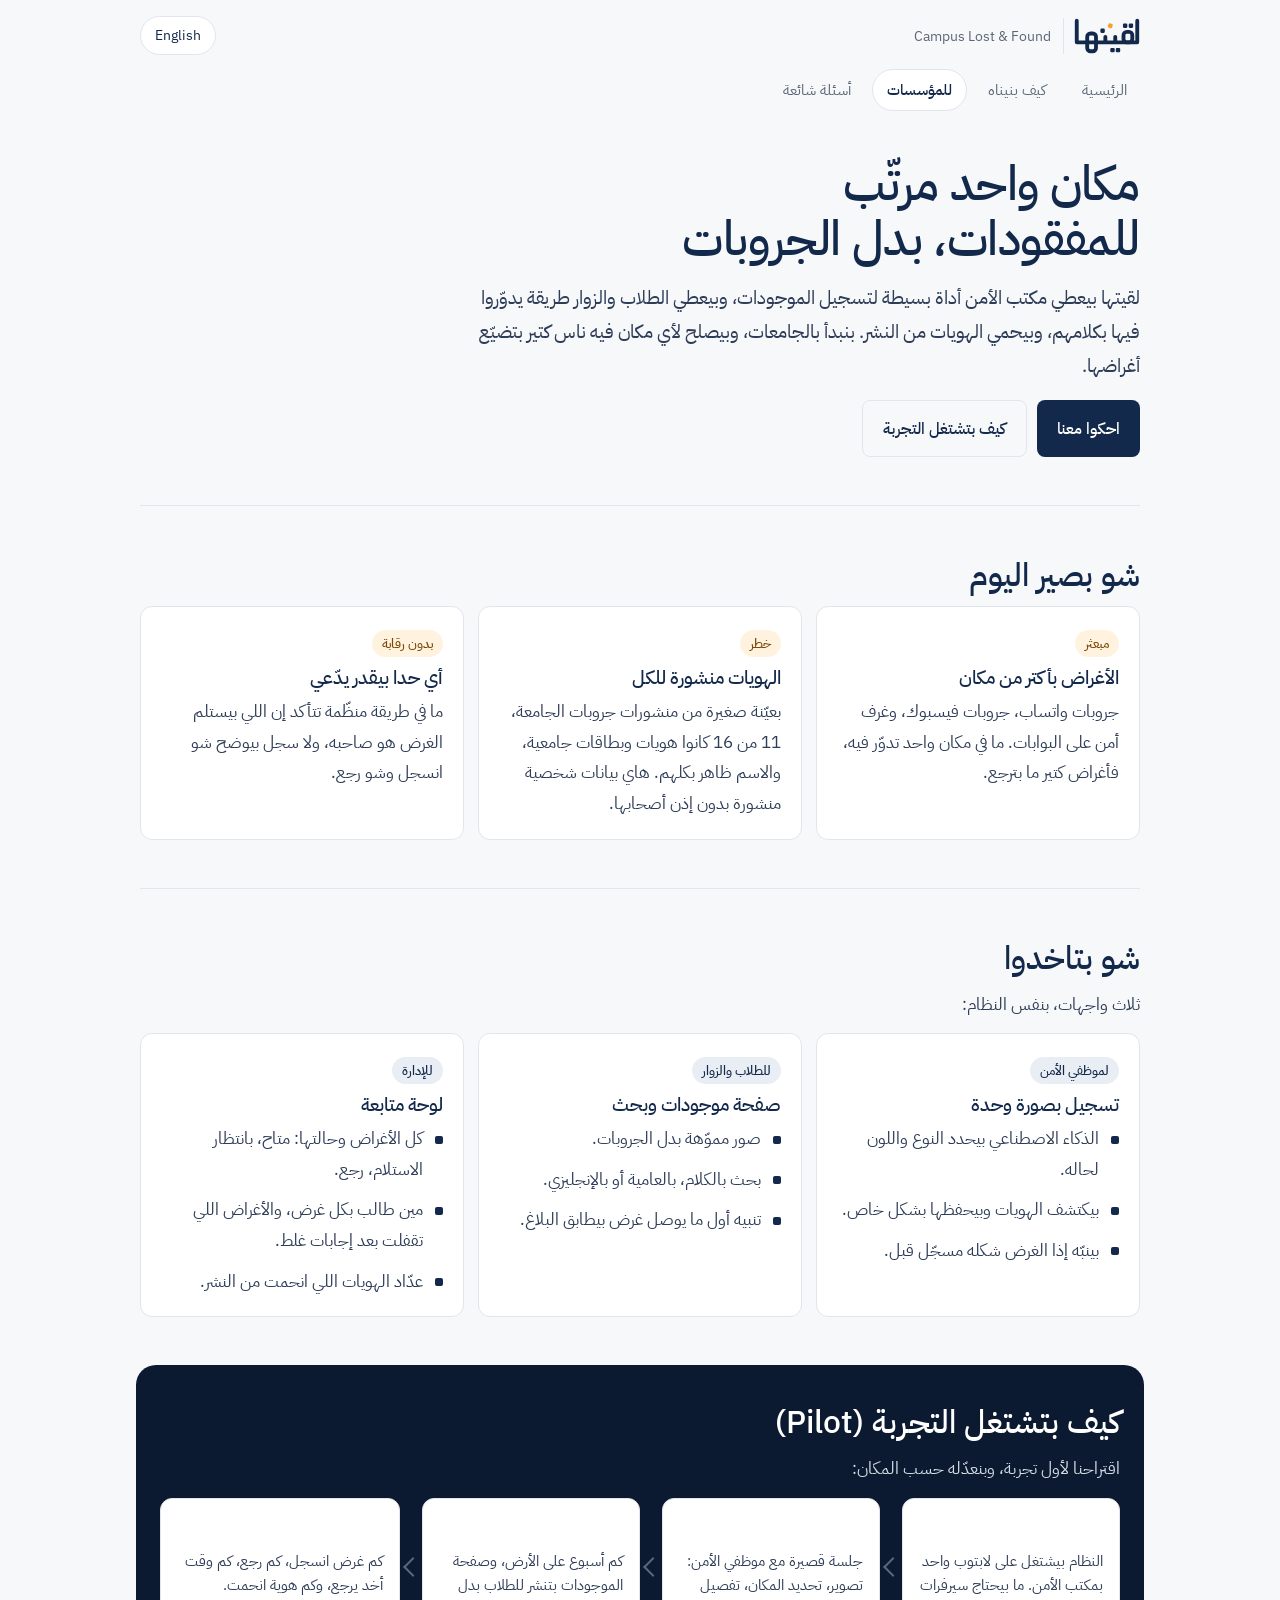
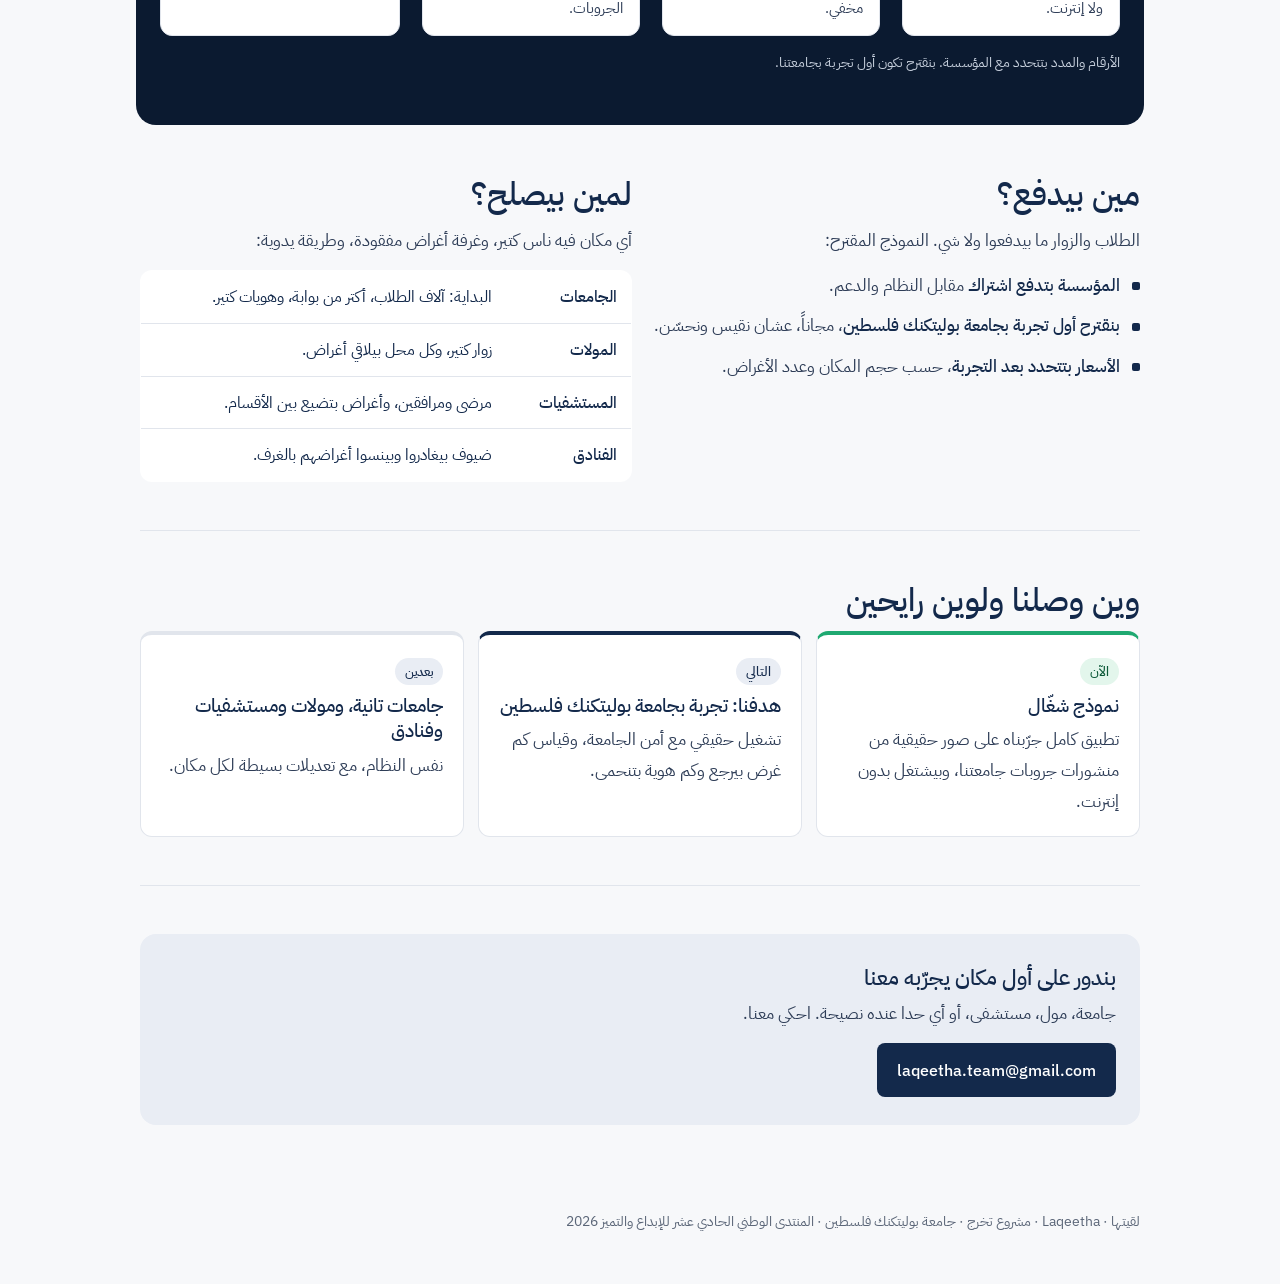
<file: institutions.html>
<!doctype html>
<html lang="ar" dir="rtl">
<head>
<meta charset="utf-8">
<meta name="viewport" content="width=device-width, initial-scale=1, viewport-fit=cover">
<title>للمؤسسات · لقيتها</title>
<meta name="description" content="Laqeetha for universities, malls, hospitals and hotels: one tidy place for lost and found, with ID cards kept private.">
<meta property="og:type" content="website">
<meta property="og:site_name" content="لقيتها · Laqeetha">
<meta property="og:title" content="للمؤسسات · لقيتها">
<meta property="og:description" content="Laqeetha for universities, malls, hospitals and hotels: one tidy place for lost and found, with ID cards kept private.">
<meta property="og:url" content="https://haithamak24.github.io/laqeetha/institutions.html">
<meta property="og:image" content="https://haithamak24.github.io/laqeetha/assets/img/og-image.png">
<meta property="og:image:width" content="1200">
<meta property="og:image:height" content="630">
<meta name="twitter:card" content="summary_large_image">
<meta name="theme-color" content="#F7F8FA">
<link rel="icon" href="assets/icons/favicon.png">
<link rel="apple-touch-icon" href="assets/icons/apple-touch-icon.png">
<link rel="stylesheet" href="assets/css/site.css">
<link rel="stylesheet" href="assets/css/motion.css">
<script src="assets/js/site.js" defer></script>
<script src="assets/js/motion.js" defer></script>
</head>
<body>
<div class="wrap">
  <header class="top">
    <a class="home" href="index.html"><img src="assets/img/mark-navy.svg" alt="لقيتها · Laqeetha"></a>
    <div class="name" data-t="tagline"></div>
    <button class="lang" id="langBtn"></button>
  </header>
  <nav class="nav"><a href="index.html" data-t="home"></a><a href="tech.html" data-t="tech"></a><a href="institutions.html" aria-current="page" data-t="inst"></a><a href="faq.html" data-t="faq"></a></nav>

  <section class="first narrow">
    <h1 data-t="h1"></h1>
    <p class="lead" data-t="lead"></p>
    <div class="cta"><a class="btn" href="mailto:laqeetha.team@gmail.com" data-t="cta1"></a><a class="btn ghost" href="#pilot" data-t="cta2"></a></div>
  </section>

  <section>
    <h2 data-t="pain_h"></h2>
    <div class="grid3">
      <div class="card"><span class="tag lost" data-t="p1t"></span><h3 data-t="p1h"></h3><p data-t="p1p"></p></div>
      <div class="card"><span class="tag lost" data-t="p2t"></span><h3 data-t="p2h"></h3><p data-t="p2p"></p></div>
      <div class="card"><span class="tag lost" data-t="p3t"></span><h3 data-t="p3h"></h3><p data-t="p3p"></p></div>
    </div>
  </section>

  <section>
    <h2 data-t="get_h"></h2>
    <p data-t="get_p"></p>
    <div class="grid3">
      <div class="card"><span class="tag navy" data-t="g1t"></span><h3 data-t="g1h"></h3><ul class="clean"><li data-t="g1a"></li><li data-t="g1b"></li><li data-t="g1c"></li></ul></div>
      <div class="card"><span class="tag navy" data-t="g2t"></span><h3 data-t="g2h"></h3><ul class="clean"><li data-t="g2a"></li><li data-t="g2b"></li><li data-t="g2c"></li></ul></div>
      <div class="card"><span class="tag navy" data-t="g3t"></span><h3 data-t="g3h"></h3><ul class="clean"><li data-t="g3a"></li><li data-t="g3b"></li><li data-t="g3c"></li></ul></div>
    </div>
  </section>

  <section class="band" id="pilot">
    <h2 data-t="pilot_h"></h2>
    <p data-t="pilot_p"></p>
    <div class="flow">
      <div class="stepbox"><b data-t="k1"></b><span data-t="k1p"></span></div>
      <div class="stepbox"><b data-t="k2"></b><span data-t="k2p"></span></div>
      <div class="stepbox"><b data-t="k3"></b><span data-t="k3p"></span></div>
      <div class="stepbox"><b data-t="k4"></b><span data-t="k4p"></span></div>
    </div>
    <p class="small" style="color:#C5CEDB;margin-top:14px" data-t="pilot_note"></p>
  </section>

  <section>
    <div class="grid2">
      <div>
        <h2 data-t="model_h"></h2>
        <p data-t="model_p"></p>
        <ul class="clean"><li data-t="m1"></li><li data-t="m2"></li><li data-t="m3"></li></ul>
      </div>
      <div>
        <h2 data-t="who_h"></h2>
        <p data-t="who_p"></p>
        <div class="tablewrap">
        <table class="table">
          <tbody>
            <tr><td><b data-t="w1"></b></td><td data-t="w1p"></td></tr>
            <tr><td><b data-t="w2"></b></td><td data-t="w2p"></td></tr>
            <tr><td><b data-t="w3"></b></td><td data-t="w3p"></td></tr>
            <tr><td><b data-t="w4"></b></td><td data-t="w4p"></td></tr>
          </tbody>
        </table>
        </div>
      </div>
    </div>
  </section>

  <section>
    <h2 data-t="road_h"></h2>
    <div class="road">
      <div class="card now"><span class="tag found" data-t="r1t"></span><h3 data-t="r1h"></h3><p data-t="r1p"></p></div>
      <div class="card next"><span class="tag navy" data-t="r2t"></span><h3 data-t="r2h"></h3><p data-t="r2p"></p></div>
      <div class="card"><span class="tag navy" data-t="r3t"></span><h3 data-t="r3h"></h3><p data-t="r3p"></p></div>
    </div>
  </section>

  <section>
    <div class="ask">
      <h3 data-t="ask_h"></h3>
      <p data-t="ask_p"></p>
      <a class="btn" href="mailto:laqeetha.team@gmail.com">laqeetha.team@gmail.com</a>
    </div>
  </section>

  <footer data-t="foot"></footer>
</div>
<script>
window.T = {
 ar:{ title:"للمؤسسات · لقيتها",
  h1:"مكان واحد مرتّب للمفقودات، بدل الجروبات",
  lead:"لقيتها بيعطي مكتب الأمن أداة بسيطة لتسجيل الموجودات، وبيعطي الطلاب والزوار طريقة يدوّروا فيها بكلامهم، وبيحمي الهويات من النشر. بنبدأ بالجامعات، وبيصلح لأي مكان فيه ناس كتير بتضيّع أغراضها.",
  cta1:"احكوا معنا",cta2:"كيف بتشتغل التجربة",
  pain_h:"شو بصير اليوم",
  p1t:"مبعثر",p1h:"الأغراض بأكتر من مكان",p1p:"جروبات واتساب، جروبات فيسبوك، وغرف أمن على البوابات. ما في مكان واحد تدوّر فيه، فأغراض كتير ما بترجع.",
  p2t:"خطر",p2h:"الهويات منشورة للكل",p2p:"بعيّنة صغيرة من منشورات جروبات الجامعة، 11 من 16 كانوا هويات وبطاقات جامعية، والاسم ظاهر بكلهم. هاي بيانات شخصية منشورة بدون إذن أصحابها.",
  p3t:"بدون رقابة",p3h:"أي حدا بيقدر يدّعي",p3p:"ما في طريقة منظّمة تتأكد إن اللي بيستلم الغرض هو صاحبه، ولا سجل بيوضح شو انسجل وشو رجع.",
  get_h:"شو بتاخدوا",
  get_p:"ثلاث واجهات، بنفس النظام:",
  g1t:"لموظفي الأمن",g1h:"تسجيل بصورة وحدة",g1a:"الذكاء الاصطناعي بيحدد النوع واللون لحاله.",g1b:"بيكتشف الهويات وبيحفظها بشكل خاص.",g1c:"بينبّه إذا الغرض شكله مسجّل قبل.",
  g2t:"للطلاب والزوار",g2h:"صفحة موجودات وبحث",g2a:"صور مموّهة بدل الجروبات.",g2b:"بحث بالكلام، بالعامية أو بالإنجليزي.",g2c:"تنبيه أول ما يوصل غرض بيطابق البلاغ.",
  g3t:"للإدارة",g3h:"لوحة متابعة",g3a:"كل الأغراض وحالتها: متاح، بانتظار الاستلام، رجع.",g3b:"مين طالب بكل غرض، والأغراض اللي تقفلت بعد إجابات غلط.",g3c:"عدّاد الهويات اللي انحمت من النشر.",
  pilot_h:"كيف بتشتغل التجربة (Pilot)",
  pilot_p:"اقتراحنا لأول تجربة، وبنعدّله حسب المكان:",
  k1:"1 · التجهيز",k1p:"النظام بيشتغل على لابتوب واحد بمكتب الأمن. ما بيحتاج سيرفرات ولا إنترنت.",
  k2:"2 · التدريب",k2p:"جلسة قصيرة مع موظفي الأمن: تصوير، تحديد المكان، تفصيل مخفي.",
  k3:"3 · التشغيل",k3p:"كم أسبوع على الأرض، وصفحة الموجودات بتنشر للطلاب بدل الجروبات.",
  k4:"4 · القياس",k4p:"كم غرض انسجل، كم رجع، كم وقت أخد يرجع، وكم هوية انحمت.",
  pilot_note:"الأرقام والمدد بتتحدد مع المؤسسة. بنقترح تكون أول تجربة بجامعتنا.",
  model_h:"مين بيدفع؟",
  model_p:"الطلاب والزوار ما بيدفعوا ولا شي. النموذج المقترح:",
  m1:"<b>المؤسسة بتدفع اشتراك</b> مقابل النظام والدعم.",
  m2:"<b>بنقترح أول تجربة بجامعة بوليتكنك فلسطين</b>، مجاناً، عشان نقيس ونحسّن.",
  m3:"<b>الأسعار بتتحدد بعد التجربة</b>، حسب حجم المكان وعدد الأغراض.",
  who_h:"لمين بيصلح؟",
  who_p:"أي مكان فيه ناس كتير، وغرفة أغراض مفقودة، وطريقة يدوية:",
  w1:"الجامعات",w1p:"البداية: آلاف الطلاب، أكتر من بوابة، وهويات كتير.",
  w2:"المولات",w2p:"زوار كتير، وكل محل بيلاقي أغراض.",
  w3:"المستشفيات",w3p:"مرضى ومرافقين، وأغراض بتضيع بين الأقسام.",
  w4:"الفنادق",w4p:"ضيوف بيغادروا وبينسوا أغراضهم بالغرف.",
  road_h:"وين وصلنا ولوين رايحين",
  r1t:"الآن",r1h:"نموذج شغّال",r1p:"تطبيق كامل جرّبناه على صور حقيقية من منشورات جروبات جامعتنا، وبيشتغل بدون إنترنت.",
  r2t:"التالي",r2h:"هدفنا: تجربة بجامعة بوليتكنك فلسطين",r2p:"تشغيل حقيقي مع أمن الجامعة، وقياس كم غرض بيرجع وكم هوية بتنحمى.",
  r3t:"بعدين",r3h:"جامعات تانية، ومولات ومستشفيات وفنادق",r3p:"نفس النظام، مع تعديلات بسيطة لكل مكان.",
  ask_h:"بندور على أول مكان يجرّبه معنا",ask_p:"جامعة، مول، مستشفى، أو أي حدا عنده نصيحة. احكي معنا.",
  foot:"لقيتها · Laqeetha · مشروع تخرج · جامعة بوليتكنك فلسطين · المنتدى الوطني الحادي عشر للإبداع والتميز 2026"},
 en:{ title:"For institutions · Laqeetha",
  h1:"One tidy place for lost and found, instead of group chats",
  lead:"Laqeetha gives the security office a simple tool to log found items, gives students and visitors a way to search in their own words, and keeps ID cards from being published. We start with universities, and it fits anywhere crowds lose things.",
  cta1:"Talk to us",cta2:"How a pilot works",
  pain_h:"What happens today",
  p1t:"Scattered",p1h:"Items are in several places",p1p:"WhatsApp groups, Facebook groups, and security rooms at the gates. There's no single place to search, so many items never go back.",
  p2t:"Risky",p2h:"IDs are posted for everyone",p2p:"In a small sample of university group posts, 11 of 16 were ID or student cards, every one with the owner's name visible. That's personal data published without consent.",
  p3t:"Unchecked",p3h:"Anyone can claim anything",p3p:"There's no organised way to check that the person collecting an item owns it, and no record of what was logged and what was returned.",
  get_h:"What you get",
  get_p:"Three views of the same system:",
  g1t:"For security staff",g1h:"Log an item with one photo",g1a:"The AI picks the type and colour by itself.",g1b:"It detects ID cards and stores them privately.",g1c:"It warns when an item looks already logged.",
  g2t:"For students and visitors",g2h:"A found-items page and search",g2a:"Blurred photos instead of group chats.",g2b:"Search in your own words, Arabic or English.",g2c:"An alert as soon as a matching item arrives.",
  g3t:"For management",g3h:"A dashboard",g3a:"Every item and its status: available, awaiting pickup, returned.",g3b:"Who claimed each item, and items locked after wrong answers.",g3c:"A count of the ID cards kept off the group chats.",
  pilot_h:"How a pilot works",
  pilot_p:"Our proposal for a first pilot, adjusted to each place:",
  k1:"1 · Setup",k1p:"It runs on one laptop in the security office. No servers, no internet needed.",
  k2:"2 · Training",k2p:"A short session with security staff: photo, location, hidden detail.",
  k3:"3 · Run it",k3p:"A few weeks on the ground, with the found-items page shared with students instead of the groups.",
  k4:"4 · Measure",k4p:"How many items were logged, how many went back, how long it took, and how many IDs were protected.",
  pilot_note:"Numbers and durations are agreed with each institution. We're proposing the first pilot at our own university.",
  model_h:"Who pays?",
  model_p:"Students and visitors pay nothing. The proposed model:",
  m1:"<b>The institution pays a subscription</b> for the system and support.",
  m2:"<b>We're proposing a first pilot at Palestine Polytechnic University</b>, free of charge, so we can measure and improve.",
  m3:"<b>Pricing is set after the pilot</b>, based on the size of the place and the number of items.",
  who_h:"Who it's for",
  who_p:"Anywhere with crowds, a lost-property room, and a manual process:",
  w1:"Universities",w1p:"Where we start: thousands of students, several gates, lots of IDs.",
  w2:"Malls",w2p:"Many visitors, and every shop finds things.",
  w3:"Hospitals",w3p:"Patients and companions, with items lost between departments.",
  w4:"Hotels",w4p:"Guests check out and leave things in their rooms.",
  road_h:"Where we are, and where we're going",
  r1t:"Now",r1h:"A working prototype",r1p:"A complete app, tested on real photos from our university's group posts, running offline.",
  r2t:"Next",r2h:"Our goal: a pilot at Palestine Polytechnic University",r2p:"Real use with campus security, measuring how many items go back and how many IDs are protected.",
  r3t:"Later",r3h:"More universities, then malls, hospitals and hotels",r3p:"The same system, with small adjustments for each place.",
  ask_h:"We're looking for a first place to pilot it",ask_p:"A university, a mall, a hospital, or anyone with advice. Talk to us.",
  foot:"Laqeetha (لقيتها, \"I found it\") · Graduation project · Palestine Polytechnic University · 11th National Forum for Creativity and Excellence, 2026"}
};
</script>
</body>
</html>
</file>
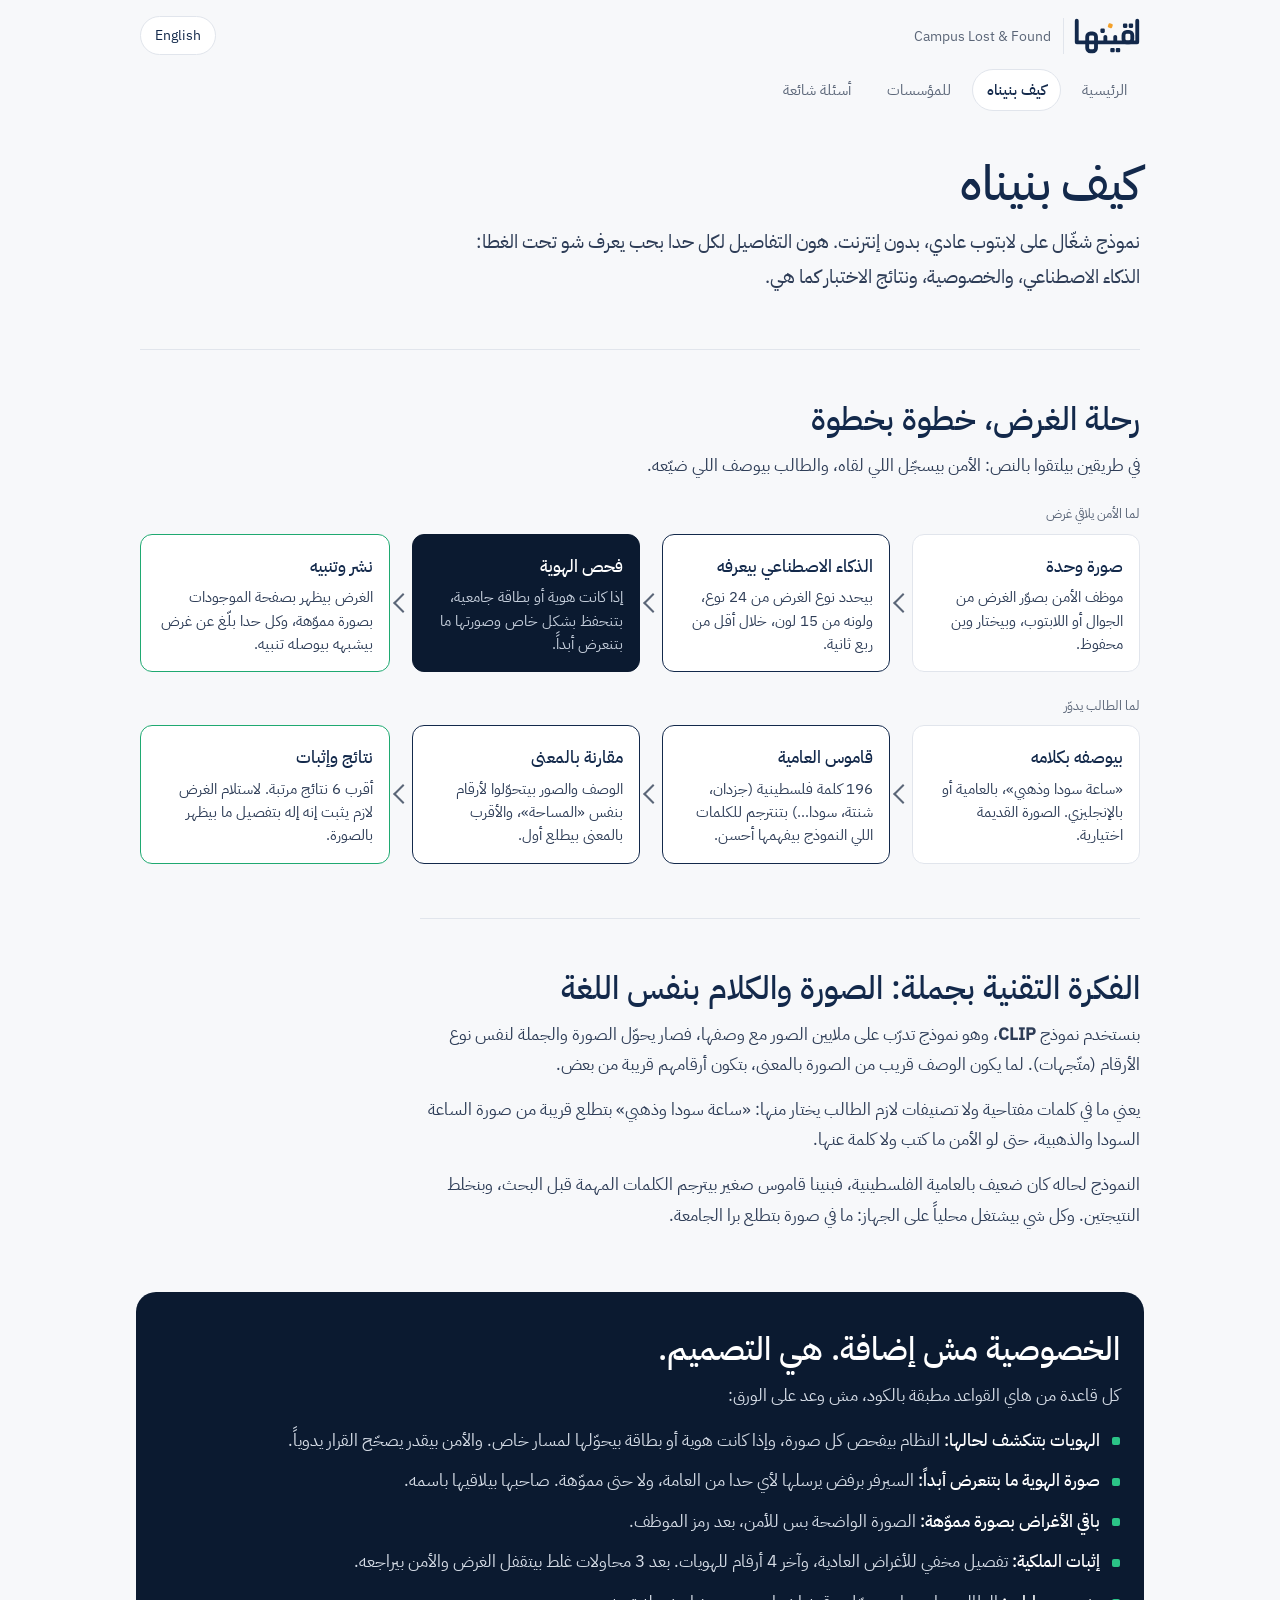
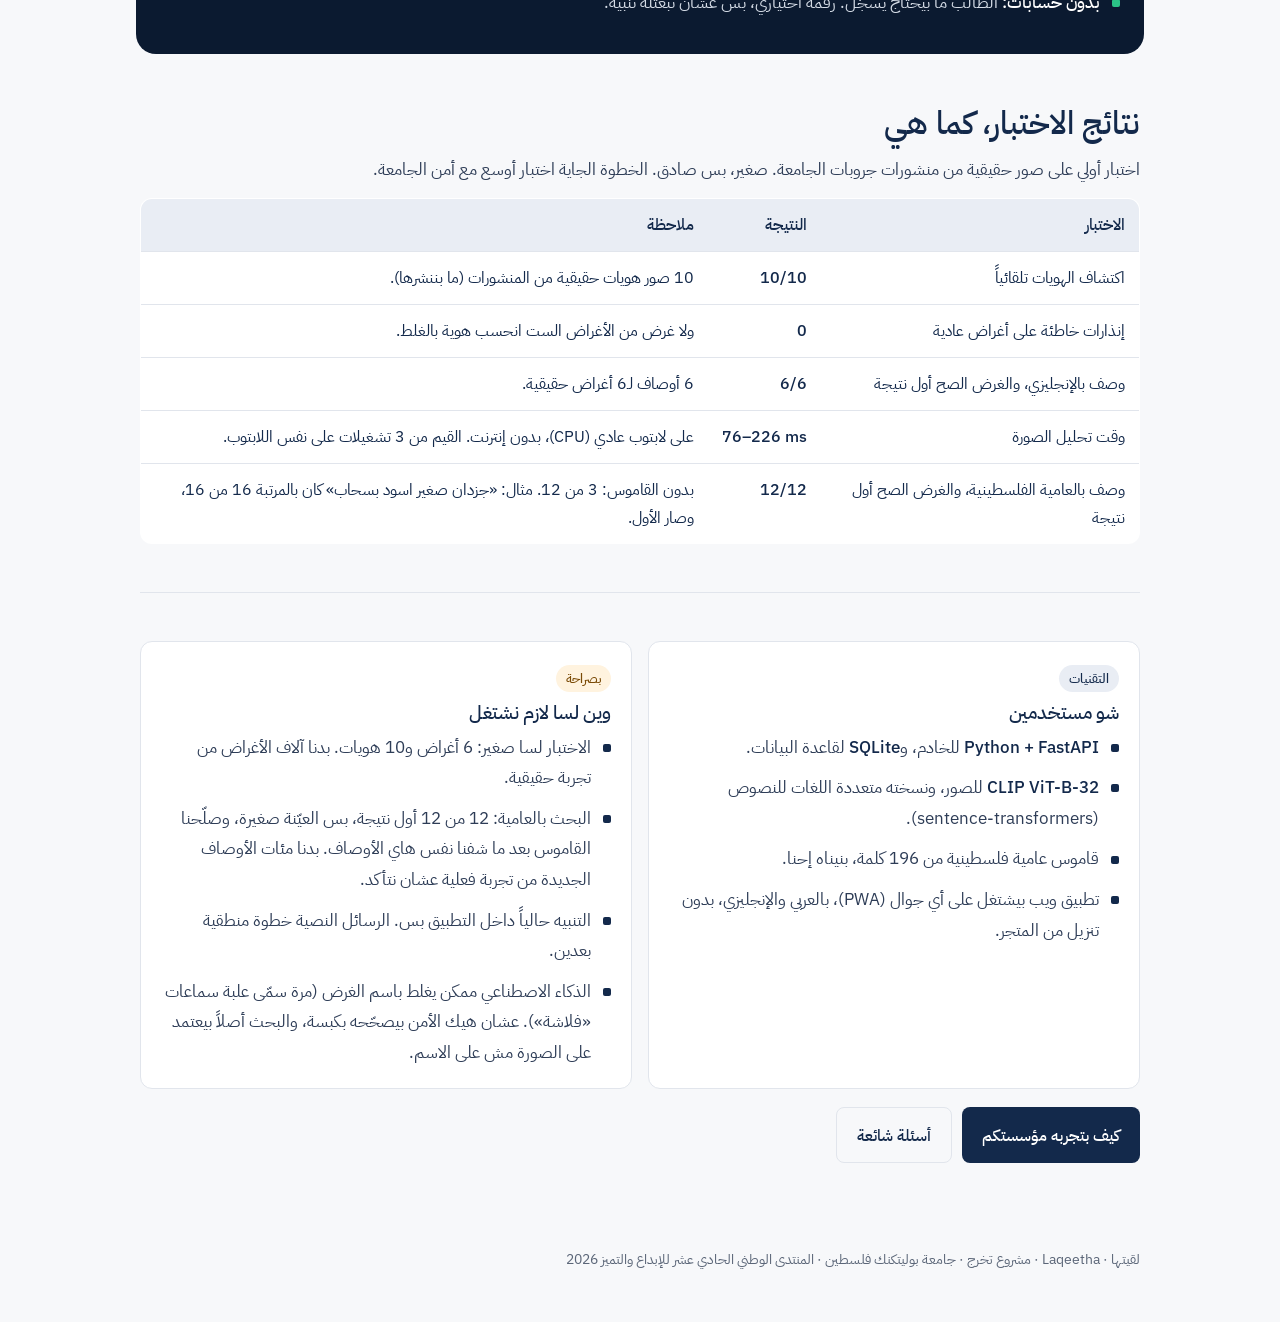
<file: tech.html>
<!doctype html>
<html lang="ar" dir="rtl">
<head>
<meta charset="utf-8">
<meta name="viewport" content="width=device-width, initial-scale=1, viewport-fit=cover">
<title>كيف بنيناه · لقيتها</title>
<meta name="description" content="How Laqeetha works: CLIP image-text matching, a Palestinian-dialect glossary, automatic ID detection and privacy by design.">
<meta property="og:type" content="website">
<meta property="og:site_name" content="لقيتها · Laqeetha">
<meta property="og:title" content="كيف بنيناه · لقيتها">
<meta property="og:description" content="How Laqeetha works: CLIP image-text matching, a Palestinian-dialect glossary, automatic ID detection and privacy by design.">
<meta property="og:url" content="https://haithamak24.github.io/laqeetha/tech.html">
<meta property="og:image" content="https://haithamak24.github.io/laqeetha/assets/img/og-image.png">
<meta property="og:image:width" content="1200">
<meta property="og:image:height" content="630">
<meta name="twitter:card" content="summary_large_image">
<meta name="theme-color" content="#F7F8FA">
<link rel="icon" href="assets/icons/favicon.png">
<link rel="apple-touch-icon" href="assets/icons/apple-touch-icon.png">
<link rel="stylesheet" href="assets/css/site.css">
<link rel="stylesheet" href="assets/css/motion.css">
<script src="assets/js/site.js" defer></script>
<script src="assets/js/motion.js" defer></script>
</head>
<body>
<div class="wrap">
  <header class="top">
    <a class="home" href="index.html"><img src="assets/img/mark-navy.svg" alt="لقيتها · Laqeetha"></a>
    <div class="name" data-t="tagline"></div>
    <button class="lang" id="langBtn"></button>
  </header>
  <nav class="nav"><a href="index.html" data-t="home"></a><a href="tech.html" aria-current="page" data-t="tech"></a><a href="institutions.html" data-t="inst"></a><a href="faq.html" data-t="faq"></a></nav>

  <section class="first narrow">
    <h1 data-t="h1"></h1>
    <p class="lead" data-t="lead"></p>
  </section>

  <section>
    <h2 data-t="flow_h"></h2>
    <p data-t="flow_p"></p>
    <div class="lane" data-t="laneA"></div>
    <div class="flow">
      <div class="stepbox"><b data-t="a1"></b><span data-t="a1p"></span></div>
      <div class="stepbox ai"><b data-t="a2"></b><span data-t="a2p"></span></div>
      <div class="stepbox id"><b data-t="a3"></b><span data-t="a3p"></span></div>
      <div class="stepbox ok"><b data-t="a4"></b><span data-t="a4p"></span></div>
    </div>
    <div class="lane" data-t="laneB"></div>
    <div class="flow">
      <div class="stepbox"><b data-t="b1"></b><span data-t="b1p"></span></div>
      <div class="stepbox ai"><b data-t="b2"></b><span data-t="b2p"></span></div>
      <div class="stepbox ai"><b data-t="b3"></b><span data-t="b3p"></span></div>
      <div class="stepbox ok"><b data-t="b4"></b><span data-t="b4p"></span></div>
    </div>
  </section>

  <section class="narrow">
    <h2 data-t="core_h"></h2>
    <p data-t="core_p1"></p>
    <p data-t="core_p2"></p>
    <p data-t="core_p3"></p>
  </section>

  <section class="band">
    <h2 data-t="pv_h"></h2>
    <p data-t="pv_p"></p>
    <ul class="clean">
      <li data-t="pv1"></li><li data-t="pv2"></li><li data-t="pv3"></li><li data-t="pv4"></li><li data-t="pv5"></li>
    </ul>
  </section>

  <section>
    <h2 data-t="res_h"></h2>
    <p data-t="res_p"></p>
    <div class="tablewrap">
    <table class="table">
      <thead><tr><th data-t="th1"></th><th data-t="th2"></th><th data-t="th3"></th></tr></thead>
      <tbody>
        <tr><td data-t="r1a"></td><td><b>10/10</b></td><td data-t="r1c"></td></tr>
        <tr><td data-t="r2a"></td><td><b>0</b></td><td data-t="r2c"></td></tr>
        <tr><td data-t="r3a"></td><td><b>6/6</b></td><td data-t="r3c"></td></tr>
        <tr><td data-t="r4a"></td><td><b><bdi dir="ltr">76–226 ms</bdi></b></td><td data-t="r4c"></td></tr>
        <tr><td data-t="r5a"></td><td><b data-t="r5b"></b></td><td data-t="r5c"></td></tr>
      </tbody>
    </table>
    </div>
  </section>

  <section>
    <div class="grid2">
      <div class="card">
        <span class="tag navy" data-t="stack_tag"></span>
        <h3 data-t="stack_h"></h3>
        <ul class="clean"><li data-t="s1"></li><li data-t="s2"></li><li data-t="s3"></li><li data-t="s4"></li></ul>
      </div>
      <div class="card">
        <span class="tag lost" data-t="lim_tag"></span>
        <h3 data-t="lim_h"></h3>
        <ul class="clean"><li data-t="l1"></li><li data-t="l2"></li><li data-t="l3"></li><li data-t="l4"></li></ul>
      </div>
    </div>
    <div class="cta"><a class="btn" href="institutions.html" data-t="go_inst"></a><a class="btn ghost" href="faq.html" data-t="go_faq"></a></div>
  </section>

  <footer data-t="foot"></footer>
</div>
<script>
window.T = {
 ar:{ title:"كيف بنيناه · لقيتها",
  h1:"كيف بنيناه",
  lead:"نموذج شغّال على لابتوب عادي، بدون إنترنت. هون التفاصيل لكل حدا بحب يعرف شو تحت الغطا: الذكاء الاصطناعي، والخصوصية، ونتائج الاختبار كما هي.",
  flow_h:"رحلة الغرض، خطوة بخطوة",
  flow_p:"في طريقين بيلتقوا بالنص: الأمن بيسجّل اللي لقاه، والطالب بيوصف اللي ضيّعه.",
  laneA:"لما الأمن يلاقي غرض",
  a1:"صورة وحدة",a1p:"موظف الأمن بصوّر الغرض من الجوال أو اللابتوب، وبيختار وين محفوظ.",
  a2:"الذكاء الاصطناعي بيعرفه",a2p:"بيحدد نوع الغرض من 24 نوع، ولونه من 15 لون، خلال أقل من ربع ثانية.",
  a3:"فحص الهوية",a3p:"إذا كانت هوية أو بطاقة جامعية، بتنحفظ بشكل خاص وصورتها ما بتنعرض أبداً.",
  a4:"نشر وتنبيه",a4p:"الغرض بيظهر بصفحة الموجودات بصورة مموّهة، وكل حدا بلّغ عن غرض بيشبهه بيوصله تنبيه.",
  laneB:"لما الطالب يدوّر",
  b1:"بيوصفه بكلامه",b1p:"«ساعة سودا وذهبي»، بالعامية أو بالإنجليزي. الصورة القديمة اختيارية.",
  b2:"قاموس العامية",b2p:"196 كلمة فلسطينية (جزدان، شنتة، سودا…) بتنترجم للكلمات اللي النموذج بيفهمها أحسن.",
  b3:"مقارنة بالمعنى",b3p:"الوصف والصور بيتحوّلوا لأرقام بنفس «المساحة»، والأقرب بالمعنى بيطلع أول.",
  b4:"نتائج وإثبات",b4p:"أقرب 6 نتائج مرتبة. لاستلام الغرض لازم يثبت إنه إله بتفصيل ما بيظهر بالصورة.",
  core_h:"الفكرة التقنية بجملة: الصورة والكلام بنفس اللغة",
  core_p1:"بنستخدم نموذج <b>CLIP</b>، وهو نموذج تدرّب على ملايين الصور مع وصفها، فصار يحوّل الصورة والجملة لنفس نوع الأرقام (متّجهات). لما يكون الوصف قريب من الصورة بالمعنى، بتكون أرقامهم قريبة من بعض.",
  core_p2:"يعني ما في كلمات مفتاحية ولا تصنيفات لازم الطالب يختار منها: «ساعة سودا وذهبي» بتطلع قريبة من صورة الساعة السودا والذهبية، حتى لو الأمن ما كتب ولا كلمة عنها.",
  core_p3:"النموذج لحاله كان ضعيف بالعامية الفلسطينية، فبنينا قاموس صغير بيترجم الكلمات المهمة قبل البحث، وبنخلط النتيجتين. وكل شي بيشتغل محلياً على الجهاز: ما في صورة بتطلع برا الجامعة.",
  pv_h:"الخصوصية مش إضافة. هي التصميم.",
  pv_p:"كل قاعدة من هاي القواعد مطبقة بالكود، مش وعد على الورق:",
  pv1:"<b>الهويات بتنكشف لحالها:</b> النظام بيفحص كل صورة، وإذا كانت هوية أو بطاقة بيحوّلها لمسار خاص. والأمن بيقدر يصحّح القرار يدوياً.",
  pv2:"<b>صورة الهوية ما بتنعرض أبداً:</b> السيرفر برفض يرسلها لأي حدا من العامة، ولا حتى مموّهة. صاحبها بيلاقيها باسمه.",
  pv3:"<b>باقي الأغراض بصورة مموّهة:</b> الصورة الواضحة بس للأمن، بعد رمز الموظف.",
  pv4:"<b>إثبات الملكية:</b> تفصيل مخفي للأغراض العادية، وآخر 4 أرقام للهويات. بعد 3 محاولات غلط بيتقفل الغرض والأمن بيراجعه.",
  pv5:"<b>بدون حسابات:</b> الطالب ما بيحتاج يسجّل. رقمه اختياري، بس عشان نبعتله تنبيه.",
  res_h:"نتائج الاختبار، كما هي",
  res_p:"اختبار أولي على صور حقيقية من منشورات جروبات الجامعة. صغير، بس صادق. الخطوة الجاية اختبار أوسع مع أمن الجامعة.",
  th1:"الاختبار",th2:"النتيجة",th3:"ملاحظة",
  r1a:"اكتشاف الهويات تلقائياً",r1c:"10 صور هويات حقيقية من المنشورات (ما بننشرها).",
  r2a:"إنذارات خاطئة على أغراض عادية",r2c:"ولا غرض من الأغراض الست انحسب هوية بالغلط.",
  r3a:"وصف بالإنجليزي، والغرض الصح أول نتيجة",r3c:"6 أوصاف لـ6 أغراض حقيقية.",
  r4a:"وقت تحليل الصورة",r4c:"على لابتوب عادي (CPU)، بدون إنترنت. القيم من 3 تشغيلات على نفس اللابتوب.",
  r5a:"وصف بالعامية الفلسطينية، والغرض الصح أول نتيجة",r5b:"12/12",r5c:"بدون القاموس: 3 من 12. مثال: «جزدان صغير اسود بسحاب» كان بالمرتبة 16 من 16، وصار الأول.",
  stack_tag:"التقنيات",stack_h:"شو مستخدمين",
  s1:"<b>Python + FastAPI</b> للخادم، و<b>SQLite</b> لقاعدة البيانات.",
  s2:"<b>CLIP ViT-B-32</b> للصور، ونسخته متعددة اللغات للنصوص (sentence-transformers).",
  s3:"قاموس عامية فلسطينية من 196 كلمة، بنيناه إحنا.",
  s4:"تطبيق ويب بيشتغل على أي جوال (PWA)، بالعربي والإنجليزي، بدون تنزيل من المتجر.",
  lim_tag:"بصراحة",lim_h:"وين لسا لازم نشتغل",
  l1:"الاختبار لسا صغير: 6 أغراض و10 هويات. بدنا آلاف الأغراض من تجربة حقيقية.",
  l2:"البحث بالعامية: 12 من 12 أول نتيجة، بس العيّنة صغيرة، وصلّحنا القاموس بعد ما شفنا نفس هاي الأوصاف. بدنا مئات الأوصاف الجديدة من تجربة فعلية عشان نتأكد.",
  l3:"التنبيه حالياً داخل التطبيق بس. الرسائل النصية خطوة منطقية بعدين.",
  l4:"الذكاء الاصطناعي ممكن يغلط باسم الغرض (مرة سمّى علبة سماعات «فلاشة»). عشان هيك الأمن بيصحّحه بكبسة، والبحث أصلاً بيعتمد على الصورة مش على الاسم.",
  go_inst:"كيف بتجربه مؤسستكم",go_faq:"أسئلة شائعة",
  foot:"لقيتها · Laqeetha · مشروع تخرج · جامعة بوليتكنك فلسطين · المنتدى الوطني الحادي عشر للإبداع والتميز 2026"},
 en:{ title:"How we built it · Laqeetha",
  h1:"How we built it",
  lead:"A working prototype that runs on an ordinary laptop, offline. Here's what's under the hood: the AI, the privacy design, and our test results exactly as they came out.",
  flow_h:"An item's journey, step by step",
  flow_p:"Two paths meet in the middle: security logs what they found, and a student describes what they lost.",
  laneA:"When security finds an item",
  a1:"One photo",a1p:"A security officer photographs the item on a phone or laptop and picks where it's kept.",
  a2:"The AI recognises it",a2p:"It picks the item type (24 types) and colour (15 colours) in under a quarter of a second.",
  a3:"ID check",a3p:"If it's an ID or student card, it's stored privately and its photo is never shown.",
  a4:"Published, and alerts sent",a4p:"The item appears in the found-items feed with a blurred photo, and everyone who reported something similar gets an alert.",
  laneB:"When a student searches",
  b1:"Describe it in your own words",b1p:"\"black and gold watch\", in Palestinian Arabic or English. An old photo is optional.",
  b2:"Dialect glossary",b2p:"196 Palestinian words (<bdi dir=\"rtl\">جزدان، شنتة، سودا…</bdi>) are translated into words the model understands better.",
  b3:"Matching by meaning",b3p:"Descriptions and photos become numbers in the same \"space\", and the closest in meaning comes first.",
  b4:"Results and proof",b4p:"The 6 closest matches, ranked. To collect, the student proves ownership with a detail that isn't visible in the photo.",
  core_h:"The core idea in one line: photos and words in the same language",
  core_p1:"We use <b>CLIP</b>, a model trained on millions of images with their captions. It turns a photo and a sentence into the same kind of numbers (vectors). When a description means the same as a photo, their numbers sit close together.",
  core_p2:"So there are no keywords or categories for the student to pick: \"black and gold watch\" lands close to the photo of that watch, even if security never typed a word about it.",
  core_p3:"On its own the model was weak at Palestinian Arabic, so we built a small glossary that translates the key words before searching, and we blend both results. Everything runs locally on the device: no photo leaves the university.",
  pv_h:"Privacy isn't a feature. It's the design.",
  pv_p:"Each of these rules is enforced in the code, not just promised on paper:",
  pv1:"<b>IDs are detected automatically:</b> every photo is checked, and IDs or student cards go down a private path. Security can override the decision by hand.",
  pv2:"<b>An ID photo is never shown:</b> the server refuses to send it to the public, not even blurred. The owner finds it by name.",
  pv3:"<b>Other items are blurred:</b> the sharp photo is for security only, behind a staff PIN.",
  pv4:"<b>Proof of ownership:</b> a hidden detail for normal items, the last 4 digits for IDs. After 3 wrong attempts the item locks and security reviews it.",
  pv5:"<b>No accounts:</b> students don't sign up. A phone number is optional, only to send an alert.",
  res_h:"Test results, as they came out",
  res_p:"An early test on real photos from university group posts. Small, but honest. Next step: a larger test with campus security.",
  th1:"Test",th2:"Result",th3:"Note",
  r1a:"Automatic ID detection",r1c:"10 real ID photos from the posts (we don't publish them).",
  r2a:"False ID alarms on ordinary items",r2c:"None of the 6 ordinary items was flagged as an ID.",
  r3a:"English description, right item ranked first",r3c:"6 descriptions of 6 real items.",
  r4a:"Time to analyse a photo",r4c:"On an ordinary laptop CPU, offline. The range covers three runs on the same laptop.",
  r5a:"Palestinian-Arabic description, right item ranked first",r5b:"12/12",r5c:"Without the glossary: 3 of 12. Example: \"<bdi dir=\"rtl\">جزدان صغير اسود بسحاب</bdi>\" went from 16th of 16 to 1st.",
  stack_tag:"Tech stack",stack_h:"What we use",
  s1:"<b>Python + FastAPI</b> for the server, <b>SQLite</b> for the database.",
  s2:"<b>CLIP ViT-B-32</b> for images and its multilingual version for text (sentence-transformers).",
  s3:"A 196-word Palestinian-dialect glossary we built ourselves.",
  s4:"A web app that works on any phone (PWA), in Arabic and English, no app store needed.",
  lim_tag:"Honestly",lim_h:"Where we still have work to do",
  l1:"The test is still small: 6 items and 10 IDs. We need thousands of items from a real pilot.",
  l2:"Dialect search: 12 of 12 ranked first, but the sample is small and we fixed the glossary after seeing these same descriptions. We need hundreds of fresh descriptions from a pilot to confirm it.",
  l3:"Alerts are in-app only for now. SMS is a natural next step.",
  l4:"The AI can get an item's name wrong (it once called an earbuds case a \"flash drive\"). So security can correct it with one tap, and search matches on the photo itself, not the name.",
  go_inst:"How your institution can try it",go_faq:"FAQ",
  foot:"Laqeetha (لقيتها, \"I found it\") · Graduation project · Palestine Polytechnic University · 11th National Forum for Creativity and Excellence, 2026"}
};
</script>
</body>
</html>
</file>
<file: assets/css/motion.css>
/* Laqeetha site motion. One idea, borrowed from the logo's dot: things rise a little and settle into place.
   Content below the fold settles in as you reach it; numbers count up; the steps light up in order.
   Without JavaScript, or with "reduce motion" on, everything is simply there. */
@keyframes mo-rise{from{opacity:0;transform:translateY(16px)}to{opacity:1;transform:none}}

/* first screen: CSS-only so nothing flickers on load */
.hero>div:first-child>*{animation:mo-rise .6s cubic-bezier(.2,.8,.2,1) both}
.hero>div:first-child>:nth-child(2){animation-delay:.08s}
.hero>div:first-child>:nth-child(3){animation-delay:.16s}
.hero .post{animation:mo-rise .7s .12s cubic-bezier(.2,.8,.2,1) both}
section.first>*{animation:mo-rise .6s cubic-bezier(.2,.8,.2,1) both}
section.first>:nth-child(2){animation-delay:.08s}

/* scroll reveal (motion.js marks only what starts below the fold) */
.mo [data-mo]{opacity:0;transform:translateY(18px);transition:opacity .7s cubic-bezier(.2,.8,.2,1),transform .7s cubic-bezier(.2,.8,.2,1);transition-delay:calc(var(--d,0) * 90ms)}
.mo [data-mo].in{opacity:1;transform:none}

/* how it works: each step's number fills in once you reach it */
.mo .step[data-mo] .n{background:var(--tint);color:var(--navy);transition:background .45s .35s,color .45s .35s}
.mo .step[data-mo].in .n{background:var(--navy);color:#fff}
.mo .step[data-mo] .phone{transform:translateY(26px);transition:transform .9s .1s cubic-bezier(.2,.8,.2,1)}
.mo .step[data-mo].in .phone{transform:none}

/* privacy rules: the shields draw themselves */
.mo .rules li[data-mo] svg path{stroke-dasharray:70;stroke-dashoffset:70;transition:stroke-dashoffset 1s cubic-bezier(.2,.8,.2,1);transition-delay:calc(var(--d,0) * 120ms + .25s)}
.mo .rules li[data-mo].in svg path{stroke-dashoffset:0}

/* links and buttons answer the pointer */
.btn{transition:transform .15s,box-shadow .2s,background-color .2s}
.btn:hover{box-shadow:0 8px 20px -10px rgba(19,41,75,.6)}
.btn:active{transform:scale(.97)}
.more a{transition:border-color .2s,transform .2s,box-shadow .2s}
.more a:hover{transform:translateY(-2px);box-shadow:0 12px 26px -16px rgba(11,26,48,.4)}
.nav a{transition:background-color .2s,color .2s}

/* FAQ answers slide open (browsers that support it; others just open) */
@supports selector(::details-content){
  :root{interpolate-size:allow-keywords}
  details::details-content{block-size:0;overflow-y:clip;transition:block-size .32s cubic-bezier(.2,.8,.2,1),content-visibility .32s allow-discrete}
  details[open]::details-content{block-size:auto}
}
summary::before{transition:background-color .2s,transform .25s}
details[open] summary::before{transform:rotate(180deg)}

@media (prefers-reduced-motion:reduce){
  .hero>div:first-child>*,.hero .post,section.first>*{animation:none}
  .mo [data-mo]{opacity:1;transform:none;transition:none}
  details::details-content{transition:none}
}
</file>
<file: assets/css/site.css>
/* Laqeetha (لقيتها) — shared styles for the inner pages. Brand: Mostafa's identity (navy = trust, amber = lost, green = found). */
@font-face{font-family:"Plex";font-weight:400;font-display:swap;src:url(../fonts/ibm-plex-sans-latin-400-normal.woff2) format("woff2")}
@font-face{font-family:"Plex";font-weight:500;font-display:swap;src:url(../fonts/ibm-plex-sans-latin-500-normal.woff2) format("woff2")}
@font-face{font-family:"Plex";font-weight:400;font-display:swap;src:url(../fonts/ibm-plex-sans-arabic-arabic-400-normal.woff2) format("woff2");unicode-range:U+0600-06FF,U+0750-077F,U+0870-08FF,U+200C-200E,U+FB50-FDFF,U+FE70-FEFC}
@font-face{font-family:"Plex";font-weight:500;font-display:swap;src:url(../fonts/ibm-plex-sans-arabic-arabic-500-normal.woff2) format("woff2");unicode-range:U+0600-06FF,U+0750-077F,U+0870-08FF,U+200C-200E,U+FB50-FDFF,U+FE70-FEFC}
:root{
  --navy:#13294B; --ink:#13294B; --deep:#0B1A30; --tint:#E9EDF4; --paper:#F7F8FA; --card:#FFFFFF;
  --line:#E1E5EC; --muted:#5B6678; --amber:#F4A12A; --amber-tint:#FFF3DF; --amber-text:#7A4A06;
  --green:#1FA971; --green-bright:#2BC487; --green-text:#13874F; --green-tint:#E3F6EC; --body:#2E3D57;
}
*{box-sizing:border-box}
html{scroll-behavior:smooth}
body{margin:0;background:var(--paper);color:var(--ink);font:17px/1.7 "Plex",system-ui,sans-serif;-webkit-text-size-adjust:100%}
[lang=ar] body{line-height:1.8}
a{color:inherit}
:focus-visible{outline:3px solid var(--navy);outline-offset:3px;border-radius:4px}
.wrap{max-width:1040px;margin:0 auto;padding:0 20px}
.narrow{max-width:720px}

/* header + nav (same on every page) */
.top{display:flex;align-items:center;gap:10px;padding:16px 0 8px}
.top a.home{display:flex;align-items:center;text-decoration:none}
.top img{height:36px;width:auto}
.top .name{flex:1;font-size:13.5px;color:var(--muted);unicode-bidi:isolate;border-inline-start:1px solid var(--line);padding-inline-start:12px;line-height:36px}
.lang{border:1px solid var(--line);background:var(--card);border-radius:999px;padding:6px 14px;font:inherit;font-size:14px;cursor:pointer;color:var(--ink)}
.nav{display:flex;gap:6px;overflow-x:auto;padding:6px 0 14px;scrollbar-width:none;margin:0 -2px}
.nav::-webkit-scrollbar{display:none}
.nav a{flex:none;text-decoration:none;font-size:14.5px;padding:7px 14px;border-radius:999px;color:var(--muted);border:1px solid transparent}
.nav a:hover{color:var(--ink);background:var(--tint)}
.nav a[aria-current=page]{color:var(--ink);background:var(--card);border-color:var(--line);font-weight:500}

/* type */
h1{font-size:clamp(32px,7vw,48px);line-height:1.15;margin:18px 0 14px;font-weight:500;letter-spacing:-.4px;text-wrap:balance}
h2{font-size:clamp(24px,5vw,32px);line-height:1.25;margin:0 0 12px;font-weight:500;text-wrap:balance}
h3{font-size:19px;line-height:1.35;margin:0 0 6px;font-weight:500}
p{margin:0 0 14px;color:var(--body)}
.lead{font-size:19px;color:var(--body);max-width:36em;margin:0 0 8px}
.small{font-size:14px;color:var(--muted)}
section{padding:48px 0;border-top:1px solid var(--line)}
section.first{border-top:0;padding-top:12px}
.btn{display:inline-flex;align-items:center;gap:8px;background:var(--navy);color:#fff;text-decoration:none;font-weight:500;padding:13px 20px;border-radius:8px;font-size:16px;border:0}
.btn.ghost{background:transparent;color:var(--ink);border:1.5px solid var(--line)}
.cta{display:flex;gap:10px;flex-wrap:wrap;margin-top:18px}

/* blocks */
.grid2{display:grid;gap:16px}
@media(min-width:820px){.grid2{grid-template-columns:1fr 1fr}}
.grid3{display:grid;gap:14px}
@media(min-width:820px){.grid3{grid-template-columns:repeat(3,1fr)}}
.card{background:var(--card);border:1px solid var(--line);border-radius:12px;padding:20px}
.card p:last-child{margin-bottom:0}
.tag{display:inline-block;font-size:12.5px;font-weight:500;border-radius:999px;padding:2px 10px;margin-bottom:8px}
.tag.lost{background:var(--amber-tint);color:var(--amber-text)}
.tag.found{background:var(--green-tint);color:#0D5A39}
.tag.navy{background:var(--tint);color:var(--ink)}
ul.clean{list-style:none;margin:0;padding:0;display:grid;gap:10px}
ul.clean li{position:relative;padding-inline-start:20px;color:var(--body)}
ul.clean li::before{content:"";position:absolute;inset-inline-start:0;top:.72em;width:8px;height:8px;border-radius:2px;background:var(--navy)}
ul.clean li b{font-weight:500;color:var(--ink)}

/* flow diagram (HTML so it flips with RTL) */
.flow{display:grid;gap:10px;margin:8px 0 6px}
@media(min-width:820px){.flow{grid-template-columns:repeat(4,1fr);gap:0}}
.flow .stepbox{background:var(--card);border:1px solid var(--line);border-radius:12px;padding:16px;position:relative}
@media(min-width:820px){
  .flow .stepbox{margin-inline-end:22px}
  .flow .stepbox:not(:last-child)::after{content:"";position:absolute;top:50%;inset-inline-end:-17px;width:12px;height:12px;border-top:2px solid var(--muted);border-right:2px solid var(--muted);transform:translateY(-50%) rotate(45deg)}
  [dir=rtl] .flow .stepbox:not(:last-child)::after{transform:translateY(-50%) rotate(-135deg)}
  .flow .stepbox:last-child{margin-inline-end:0}
}
.flow .stepbox b{display:block;font-weight:500;margin-bottom:4px}
.flow .stepbox span{font-size:14.5px;color:var(--body);display:block;line-height:1.6}
.flow .stepbox.ai{border-color:var(--navy)}
.flow .stepbox.id{background:var(--deep);border-color:var(--deep);color:#fff}
.flow .stepbox.id span{color:#C5CEDB}
.flow .stepbox.ok{border-color:var(--green)}
.lane{font-size:13px;color:var(--muted);margin:22px 0 2px}

/* tables */
.table{width:100%;border-collapse:collapse;background:var(--card);border:1px solid var(--line);border-radius:12px;overflow:hidden;font-size:15.5px}
.table th,.table td{padding:12px 14px;text-align:start;border-bottom:1px solid var(--line);vertical-align:top}
.table th{font-weight:500;background:var(--tint)}
.table tr:last-child td{border-bottom:0}
.table b{font-weight:500}
.tablewrap{overflow-x:auto}

/* dark band */
.band{background:var(--deep);color:#fff;border-radius:20px;padding:36px 24px;border:0;margin:0 -4px}
.band + section{border-top:0}
.band h2,.band h3{color:#fff}
.band p,.band li{color:#D5DCE6}
.band ul.clean li{color:#D5DCE6}
.band ul.clean li b{color:#fff}
.band ul.clean li::before{background:var(--green-bright)}

/* roadmap */
.road{display:grid;gap:14px}
@media(min-width:820px){.road{grid-template-columns:repeat(3,1fr)}}
.road .card{border-top:4px solid var(--line)}
.road .card.now{border-top-color:var(--green)}
.road .card.next{border-top-color:var(--navy)}

/* faq */
details{background:var(--card);border:1px solid var(--line);border-radius:12px;margin-bottom:10px}
summary{cursor:pointer;list-style:none;padding:16px 18px;font-weight:500;display:flex;gap:12px;align-items:flex-start}
summary::-webkit-details-marker{display:none}
summary::before{content:"+";flex:none;width:22px;height:22px;border-radius:6px;background:var(--tint);display:grid;place-items:center;font-weight:500;line-height:1}
details[open] summary::before{content:"–"}
details .ans{padding:0 18px 16px 18px}
details .ans p:last-child{margin:0}

.ask{background:var(--tint);border-radius:16px;padding:28px 24px}
.ask h3{font-size:22px;margin:0 0 6px}
footer{padding:36px 0 50px;color:var(--muted);font-size:13.5px}
@media (prefers-reduced-motion:reduce){html{scroll-behavior:auto}}

td bdi{white-space:nowrap}
</file>
